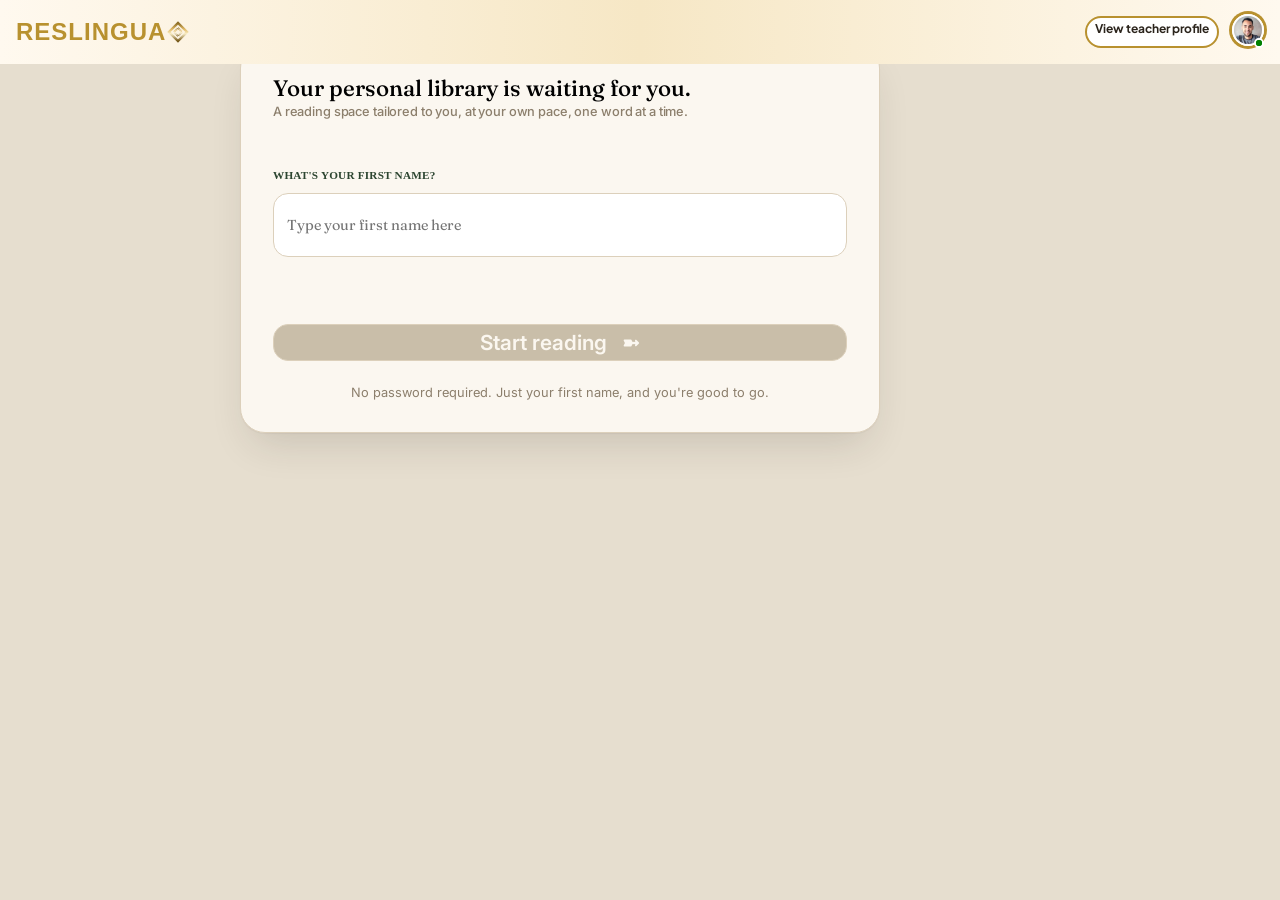
<file: index.html>
<!DOCTYPE html>
<html>
  <head>
    <link rel="stylesheet" href="Styles/Global.css">
    <link rel="stylesheet" href="Styles/Reading.css">
 
    <link rel="preconnect" href="https://fonts.googleapis.com">
<link rel="preconnect" href="https://fonts.gstatic.com" crossorigin>
<link href="https://fonts.googleapis.com/css2?family=Inter:ital,opsz,wght@0,14..32,100..900;1,14..32,100..900&display=swap" rel="stylesheet">
    <link rel="preconnect" href="https://fonts.googleapis.com">
<link rel="preconnect" href="https://fonts.gstatic.com" crossorigin>
<link rel="preconnect" href="https://fonts.googleapis.com">
<link rel="preconnect" href="https://fonts.gstatic.com" crossorigin>
<link href="https://fonts.googleapis.com/css2?family=Cinzel:wght@400..900&display=swap" rel="stylesheet">

<link rel="preconnect" href="https://fonts.googleapis.com">
<link rel="preconnect" href="https://fonts.gstatic.com" crossorigin>
<link href="https://fonts.googleapis.com/css2?family=Plus+Jakarta+Sans:ital,wght@0,200..800;1,200..800&display=swap" rel="stylesheet">

<link rel="preconnect" href="https://fonts.googleapis.com">
<link rel="preconnect" href="https://fonts.gstatic.com" crossorigin>
<link href="https://fonts.googleapis.com/css2?family=Fraunces:ital,opsz,wght@0,9..144,100..900;1,9..144,100..900&family=Plus+Jakarta+Sans:ital,wght@0,200..800;1,200..800&display=swap" rel="stylesheet">
    <meta charset="UTF-8">
    <meta name="viewport" content="width=device-width,initial-scale=1.0">
    <title>READING</title>
    <link rel="icon" type="image/svg+xml" href="Pictures/logo.svg">
    <style>
     
    </style>
  </head>
  <body>
    <header>
      <div class="left-side">
        <span class="logo-text">RESLINGUA</span>
          <svg class="logo-svg" xmlns="http://www.w3.org/2000/svg" viewBox="0 0 300 300" width="300" height="300">
  <defs>
    <linearGradient id="or" x1="0%" y1="0%" x2="100%" y2="100%">
      <stop offset="0%"   stop-color="#8A6A22"/>
      <stop offset="35%"  stop-color="#E1BA66"/>
      <stop offset="60%"  stop-color="#F8EDC6"/>
      <stop offset="100%" stop-color="#755717"/>
    </linearGradient>
  </defs>

  <!-- fond -->
  <rect x="0" y="0" width="300" height="300" fill="transparent"/>

  <!-- losange extérieur, contour plein -->
  <rect x="70" y="70" width="160" height="160"
        transform="rotate(45 150 150)"
        fill="none" stroke="url(#or)" stroke-width="30"/>

  <!-- losange intérieur, en tirets -->
  <rect x="115" y="115" width="70" height="70"
        transform="rotate(45 150 150)"
        fill="none" stroke="url(#or)" stroke-width="26"
        stroke-dasharray="8 6"/>

</svg>
      </div>
      

      <div class="right-side">
        <a class="profile-button" href="https://preply.com/fr/tuteur/6178301">View teacher profile</a>
        <div class="profile-image-div" >
          <img class="profile-image" src="Pictures/teacher-profile.jpeg">
          <button class="green-dot"></button>
        </div>
      </div>
    </header>
    <main>
      <h1>Your personal library is waiting for you.</h1>
      <h2>A reading space tailored to you, at your own pace, one word at a time.</h2>
      <p class="first-name">What's your first name?</p>
      <input  id="inpuut" placeholder="Type your first name here">
      <p class="greet" id="input-name"></p>
      <button id="commencer">Start reading&nbsp;&nbsp;&nbsp;➼</button>
      <p class="password">No password required. Just your first name, and you're good to go. </p>
    </main>
  </body>
  <script  src="Js/Reading.js"  ></script>
</html>
</file>
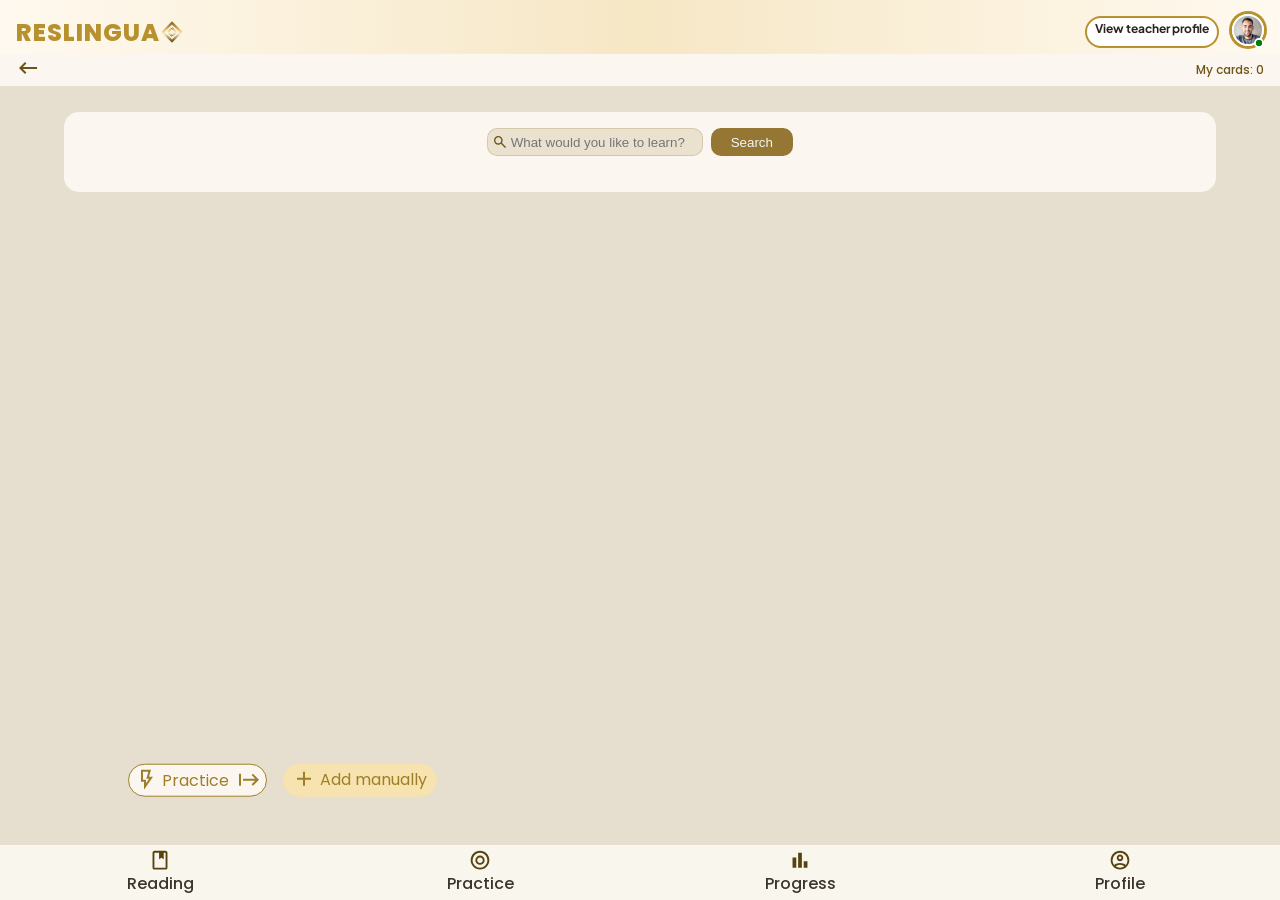
<file: AddWordsToCart.html>
<!DOCTYPE html>
<html>
  <head>
    <link rel="stylesheet" href="Styles/Global.css">

     <link rel="preconnect" href="https://fonts.googleapis.com">
<link rel="preconnect" href="https://fonts.gstatic.com" crossorigin>
<link href="https://fonts.googleapis.com/css2?family=Poppins:ital,wght@0,100;0,200;0,300;0,400;0,500;0,600;0,700;0,800;0,900;1,100;1,200;1,300;1,400;1,500;1,600;1,700;1,800;1,900&display=swap" rel="stylesheet">
 
    <link rel="preconnect" href="https://fonts.googleapis.com">
<link rel="preconnect" href="https://fonts.gstatic.com" crossorigin>
<link href="https://fonts.googleapis.com/css2?family=Inter:ital,opsz,wght@0,14..32,100..900;1,14..32,100..900&display=swap" rel="stylesheet">
    <link rel="preconnect" href="https://fonts.googleapis.com">
<link rel="preconnect" href="https://fonts.gstatic.com" crossorigin>
<link rel="preconnect" href="https://fonts.googleapis.com">
<link rel="preconnect" href="https://fonts.gstatic.com" crossorigin>
<link href="https://fonts.googleapis.com/css2?family=Cinzel:wght@400..900&display=swap" rel="stylesheet">

<link rel="preconnect" href="https://fonts.googleapis.com">
<link rel="preconnect" href="https://fonts.gstatic.com" crossorigin>
<link href="https://fonts.googleapis.com/css2?family=Plus+Jakarta+Sans:ital,wght@0,200..800;1,200..800&display=swap" rel="stylesheet">

<link rel="preconnect" href="https://fonts.googleapis.com">
<link rel="preconnect" href="https://fonts.gstatic.com" crossorigin>
<link href="https://fonts.googleapis.com/css2?family=Fraunces:ital,opsz,wght@0,9..144,100..900;1,9..144,100..900&family=Plus+Jakarta+Sans:ital,wght@0,200..800;1,200..800&display=swap" rel="stylesheet">
    <meta charset="UTF-8">
    <meta name="viewport" content="width=device-width,initial-scale=1.0">
    <title>READING</title>
    <link rel="icon" type="image/svg+xml" href="Pictures/logo.svg">
    <style>
       main { 
      background-color: var(--bg-card);
      margin-top: 7rem;
      width: 90%;
      display: flex;
      padding: 1rem 1.3rem;
      border-radius: 15px;
      justify-content: center;
      margin-inline: auto;
       margin-bottom:7rem
       }
       .myCards {
        color: rgb(111, 85, 23);
        font-family: 'Poppins', serif;
        font-size: 0.75rem;
        font-weight: 500;
       }
       .search {
        display: flex;
        
       }
       .search-button {
        background-color:rgb(234, 226, 207);
        height: 1.75rem;
        border: 1px solid rgb(213, 200, 171) ;
        border-right: none ;
        border-top-left-radius: 10px;
        border-bottom-left-radius: 10px;
       }
       input {
        width: 80%;
         background-color:rgb(234, 226, 207);
        height: 1.75rem;
        border: 1px solid rgb(213, 200, 171) ;
        border-left: none ;
        margin-left: -0.1rem;
        border-top-right-radius: 10px;
        border-bottom-right-radius: 10px;
       }
       .rechercher {
        width: 6.5rem;
        margin-left: 0.5rem;
        background-color:rgb(149, 118, 51) ;
        border-radius: 10px;
        color: aliceblue;
        border: none;
       }
       .impossible {
        color: rgb(173, 40, 40);
        margin-bottom: 1.25rem;
        margin-top: 0.65rem;
       }
       .ajouter {
        margin-top: 0.4rem;
       }
       .ajouterAfter {
        color: #886b1a;
        text-decoration: underline;
       }
       .header2{
      display: flex;
      justify-content: space-between;
      align-items: center;
      background-color: var(--bg-card);
      height: 2rem;
      position: fixed;
      top: 3.4rem;
      right: 0;
      left: 0;
      padding: 0.5rem 1rem;
      margin-bottom: 1.1rem;
     }
      .footer2{
      display: flex;
      color: white;
      width: 100%;
      margin-inline: auto;
      position: fixed;
      right: 40%;
      top: 83%;
      transform: translate(50%, 50%);
     }
     .commencerPersonal1 {
  background-color: var(--bg-card);
 color: #9e7e28;
 border: 1.5px solid ;
 font-size: 1rem;
 text-decoration: none;
 font-weight: 400;
 font-family:'Poppins', serif;
 padding: 0.2rem 0.3rem;
 width: fit-content;
 margin-right: 1rem;
 justify-content: center;
 display: flex;
 border-radius: 20px;
}
.commencerPersonal2 {
  background-color: rgb(247, 227, 175);
 color: #9e7e28;
 border: none;
 font-size: 1rem;
 text-decoration: none;
 font-weight: 400;
 font-family:'Poppins', serif;
 padding: 0.2rem 0.6rem;
 width: fit-content;
 justify-content: center;
 display: flex;
 border-radius: 20px;
}
.meaning {
  font-family: Georgia;
      font-size: 0.75rem;
      color: #6e5a25;
      width: auto;
      max-width: 90%;
}
    </style>
  </head>
  <body>
    <header>
      <div class="left-side">
        <span class="logo-text">RESLINGUA</span>
          <svg class="logo-svg" xmlns="http://www.w3.org/2000/svg" viewBox="0 0 300 300" width="300" height="300">
  <defs>
    <linearGradient id="or" x1="0%" y1="0%" x2="100%" y2="100%">
      <stop offset="0%"   stop-color="#8A6A22"/>
      <stop offset="35%"  stop-color="#E1BA66"/>
      <stop offset="60%"  stop-color="#F8EDC6"/>
      <stop offset="100%" stop-color="#755717"/>
    </linearGradient>
  </defs>

  <!-- fond -->
  <rect x="0" y="0" width="300" height="300" fill="transparent"/>

  <!-- losange extérieur, contour plein -->
  <rect x="70" y="70" width="160" height="160"
        transform="rotate(45 150 150)"
        fill="none" stroke="url(#or)" stroke-width="30"/>

  <!-- losange intérieur, en tirets -->
  <rect x="115" y="115" width="70" height="70"
        transform="rotate(45 150 150)"
        fill="none" stroke="url(#or)" stroke-width="26"
        stroke-dasharray="8 6"/>

</svg>
      </div>

      <div class="right-side">
        <a class="profile-button" href="https://preply.com/fr/tuteur/6178301">View teacher profile</a>
        <div class="profile-image-div" >
          <img class="profile-image" src="Pictures/teacher-profile.jpeg">
          <button class="green-dot"></button>
        </div>
      </div>
    </header>
   <div class="header2 js-header2">
          <a href="Practice.html"><svg xmlns="http://www.w3.org/2000/svg" height="24px" viewBox="0 -960 960 960" width="24px" fill="#6a5417"><path d="M360-240 120-480l240-240 56 56-144 144h568v80H272l144 144-56 56Z"/></svg></a>
          <p class="myCards">My cards: <span id="wordsNum">0</span></p>
        </div>

     <main >
      <div>
        <div class="search">
          <button class="search-button"><svg style="display: flex; height:1rem" xmlns="http://www.w3.org/2000/svg" height="24px" viewBox="0 -960 960 960" width="24px" fill="#6a5417"><path d="M784-120 532-372q-30 24-69 38t-83 14q-109 0-184.5-75.5T120-580q0-109 75.5-184.5T380-840q109 0 184.5 75.5T640-580q0 44-14 83t-38 69l252 252-56 56ZM380-400q75 0 127.5-52.5T560-580q0-75-52.5-127.5T380-760q-75 0-127.5 52.5T200-580q0 75 52.5 127.5T380-400Z"/></svg></button>
          <input id="input" placeholder="What would you like to learn?">
          <button class="rechercher" id="search">Search</button>
        </div>
        <p id="impossible" class="impossible"></p>
         <div id="cartas" style="display: flex;
          flex-direction: column;
         ">

         </div>
      </div>

    </main>
    <div class="footer2 js-footer2">
      <a class="commencerPersonal1 PracticeVocab">
           <svg xmlns="http://www.w3.org/2000/svg" height="24px" viewBox="0 -960 960 960" width="24px" fill="#9e7e28"><path d="m480-336 128-184H494l80-280H360v320h120v144ZM400-80v-320H280v-480h400l-80 280h160L400-80Zm80-400H360h120Z"/></svg>
               <span>&nbsp;Practice &nbsp;</span>
               <svg xmlns="http://www.w3.org/2000/svg" height="24px" viewBox="0 -960 960 960" width="24px" fill="#9e7e28"><path d="M80-240v-480h80v480H80Zm560 0-57-56 144-144H240v-80h487L584-664l56-56 240 240-240 240Z"/></svg>
      </a>
      <a href="wordMeaning.html" class="commencerPersonal2">
           <svg xmlns="http://www.w3.org/2000/svg" height="24px" viewBox="0 -960 960 960" width="24px" fill="#9e7e28"><path d="M440-440H200v-80h240v-240h80v240h240v80H520v240h-80v-240Z"/></svg>
              <span>&nbsp;Add manually</span>
      </a>
    </div>
    <footer class="js-footer">
      <a href="Reading2.html" class="footer-button" >
        <svg class="footer-svg" xmlns="http://www.w3.org/2000/svg" height="24px" viewBox="0 -960 960 960" width="24px" fill="#57430d"><path d="M240-80q-33 0-56.5-23.5T160-160v-640q0-33 23.5-56.5T240-880h480q33 0 56.5 23.5T800-800v640q0 33-23.5 56.5T720-80H240Zm0-80h480v-640h-80v280l-100-60-100 60v-280H240v640Zm0 0v-640 640Zm200-360 100-60 100 60-100-60-100 60Z"/></svg>
        <span class="footer-text">Reading</span>
      </a>
    


<a  href="Practice.html" class="footer-button">
        <svg class="footer-svg" xmlns="http://www.w3.org/2000/svg" height="24px" viewBox="0 -960 960 960" width="24px" fill="#57430d"><path d="M480-360q-50 0-85-35t-35-85q0-50 35-85t85-35q50 0 85 35t35 85q0 50-35 85t-85 35ZM324-111.5Q251-143 197-197t-85.5-127Q80-397 80-480t31.5-156Q143-709 197-763t127-85.5Q397-880 480-880t156 31.5Q709-817 763-763t85.5 127Q880-563 880-480t-31.5 156Q817-251 763-197t-127 85.5Q563-80 480-80t-156-31.5ZM480-160q133 0 226.5-93.5T800-480q0-133-93.5-226.5T480-800q-133 0-226.5 93.5T160-480q0 133 93.5 226.5T480-160Zm0-320Zm141.5 141.5Q680-397 680-480t-58.5-141.5Q563-680 480-680t-141.5 58.5Q280-563 280-480t58.5 141.5Q397-280 480-280t141.5-58.5Z"/></svg>
        <span class="footer-text"  >Practice</span>
</a>


      <a href="Progress.html" class="footer-button">
        <svg class="footer-svg" xmlns="http://www.w3.org/2000/svg" height="24px" viewBox="0 -960 960 960" width="24px" fill="#57430d"><path d="M640-160v-280h160v280H640Zm-240 0v-640h160v640H400Zm-240 0v-440h160v440H160Z"/></svg>
        <span class="footer-text" >Progress</span>
      </a>
      <div class="footer-button"  >
        <svg class="footer-svg" xmlns="http://www.w3.org/2000/svg" height="24px" viewBox="0 -960 960 960" width="24px" fill="#57430d"><path d="M234-276q51-39 114-61.5T480-360q69 0 132 22.5T726-276q35-41 54.5-93T800-480q0-133-93.5-226.5T480-800q-133 0-226.5 93.5T160-480q0 59 19.5 111t54.5 93Zm146.5-204.5Q340-521 340-580t40.5-99.5Q421-720 480-720t99.5 40.5Q620-639 620-580t-40.5 99.5Q539-440 480-440t-99.5-40.5ZM480-80q-83 0-156-31.5T197-197q-54-54-85.5-127T80-480q0-83 31.5-156T197-763q54-54 127-85.5T480-880q83 0 156 31.5T763-763q54 54 85.5 127T880-480q0 83-31.5 156T763-197q-54 54-127 85.5T480-80Zm100-95.5q47-15.5 86-44.5-39-29-86-44.5T480-280q-53 0-100 15.5T294-220q39 29 86 44.5T480-160q53 0 100-15.5ZM523-537q17-17 17-43t-17-43q-17-17-43-17t-43 17q-17 17-17 43t17 43q17 17 43 17t43-17Zm-43-43Zm0 360Z"/></svg>
        <span class="footer-text">Profile</span>
      </div>
    </footer>
    
  </body>
  <script>
    let cartes = JSON.parse(localStorage.getItem('cartes'));
    
    console.log(cartes);

    const index = localStorage.getItem('index');
    console.log(index);


    const search = document.getElementById('search');
    const input = document.getElementById('input');
    const impossible = document.getElementById('impossible');
    const cartas = document.getElementById('cartas');
    const wordsNum = document.getElementById('wordsNum');
    wordsNum.textContent = cartes[index].wordMeaningCarts.length;
    
    
    search.addEventListener('click', () => {
      impossible.innerHTML = `Couldn't find "<span>${input.value}</span>" in the dictionary.
      <a  class="ajouterAfter" href="wordMeaning.html"><p class="ajouter" >Add this word manually</a></p>`;
    });
    
    
    

    



     cartes[index].wordMeaningCarts.forEach((element, ind) => {
     const carr = document.createElement('div');
     carr.innerHTML =`
     <div>
      <div  style="display: flex;
      justify-content: space-between;
      align-items: center;
      border-top: 1px solid #dec789;
      padding-top:0.5rem;
      ">
            <div><span class="word">${element.word}</span></div>

            <div style="display: flex;
      justify-content: space-between;
      ">
              <span class="prononce" style="margin-right:1rem"><svg xmlns="http://www.w3.org/2000/svg" height="24px" viewBox="0 -960 960 960" width="20px" fill="#6a5417"><path d="M560-131v-82q90-26 145-100t55-168q0-94-55-168T560-749v-82q124 28 202 125.5T840-481q0 127-78 224.5T560-131ZM120-360v-240h160l200-200v640L280-360H120Zm440 40v-322q47 22 73.5 66t26.5 96q0 51-26.5 94.5T560-320ZM400-606l-86 86H200v80h114l86 86v-252ZM300-480Z"/></svg></span>
              
              <span class="corbeille"><svg xmlns="http://www.w3.org/2000/svg" height="24px" viewBox="0 -960 960 960" width="20px" fill="#6a5417"><path d="M280-120q-33 0-56.5-23.5T200-200v-520h-40v-80h200v-40h240v40h200v80h-40v520q0 33-23.5 56.5T680-120H280Zm400-600H280v520h400v-520ZM360-280h80v-360h-80v360Zm160 0h80v-360h-80v360ZM280-720v520-520Z"/></svg></span>
              </div>

             </div>
        
        
              <div style="margin-bottom:0.5rem; margin-top:0rem">
                    <p class="meaning">${element.meaning}</p>
                    </div>
        
        
        </div> 
              `

           cartas.appendChild(carr);
           
          });
          console.log(cartes[index].wordMeaningCarts);

          const corbeille = document.querySelectorAll('.corbeille');
          corbeille.forEach((element, indexo) => {
           element.addEventListener('click', ()=> {
             console.log(indexo);
             cartes[index].wordMeaningCarts.splice(indexo, 1);
             localStorage.setItem('cartes', JSON.stringify(cartes));
             location.reload();
           });
          });

          const prononce = document.querySelectorAll('.prononce');
          const audio = window.speechSynthesis;
          prononce.forEach((element, ind) => {
            element.addEventListener('click', () => {
              const thisWord = new SpeechSynthesisUtterance(cartes[index].wordMeaningCarts[ind].word);
              thisWord.lang = 'fr-FR'
              audio.speak(thisWord);
            });
          });

          const PracticeVocab = document.querySelectorAll('.PracticeVocab');
          PracticeVocab.forEach(element => {
            element.addEventListener('click', ()=> {
              if(cartes[index].wordMeaningCarts.length <1) {
              alert('Add some words first!');
              } else {
                window.location.href='PracticeWordMean.html'
              }
            });
          });
          
  </script>
</html>
</file>
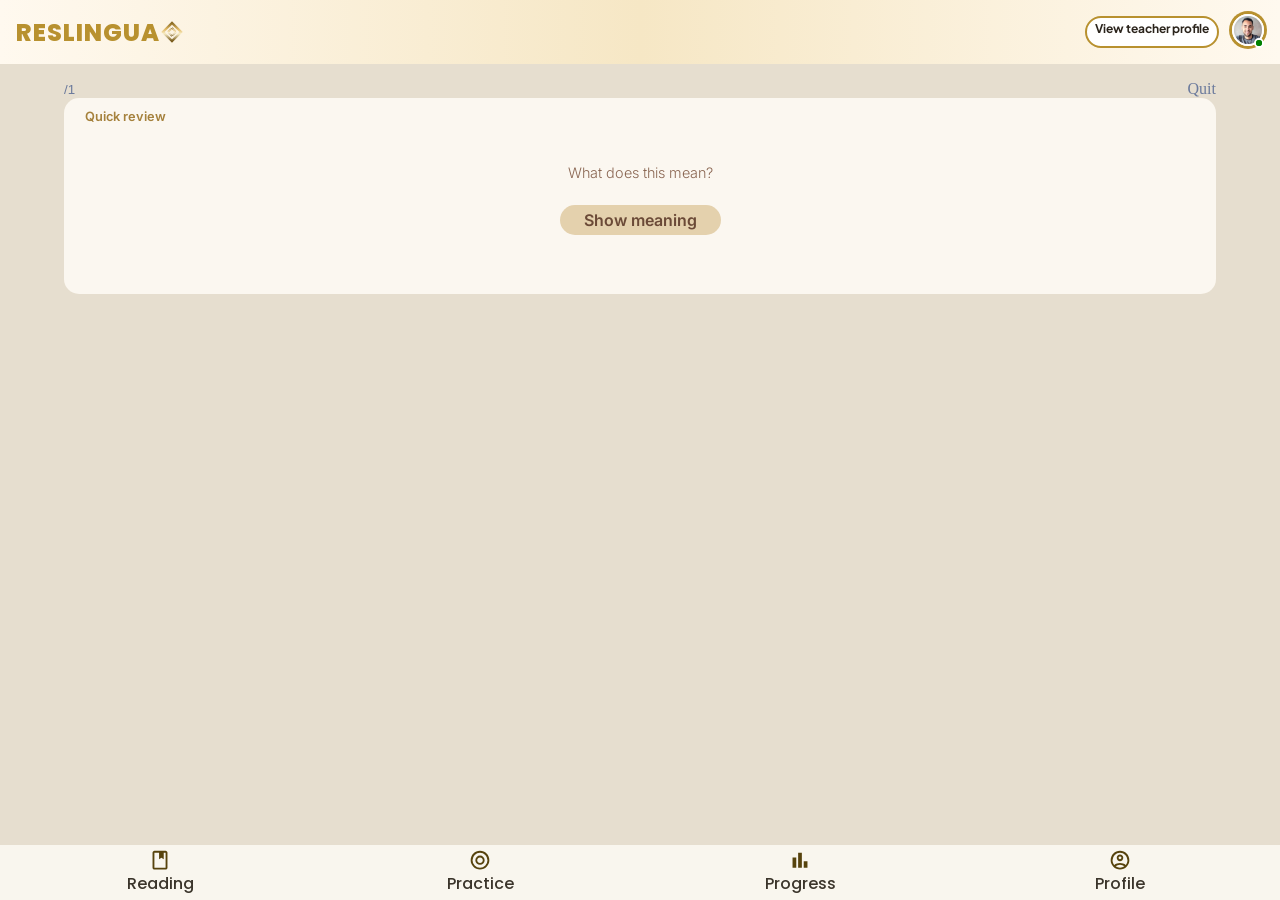
<file: FlashCards.html>
<!DOCTYPE html>
<html>
  <head>
    <link rel="stylesheet" href="Styles/Global.css">
    <link rel="stylesheet" href="Styles/FlashCards.css">

     <link rel="preconnect" href="https://fonts.googleapis.com">
<link rel="preconnect" href="https://fonts.gstatic.com" crossorigin>
<link href="https://fonts.googleapis.com/css2?family=Poppins:ital,wght@0,100;0,200;0,300;0,400;0,500;0,600;0,700;0,800;0,900;1,100;1,200;1,300;1,400;1,500;1,600;1,700;1,800;1,900&display=swap" rel="stylesheet">
 
    <link rel="preconnect" href="https://fonts.googleapis.com">
<link rel="preconnect" href="https://fonts.gstatic.com" crossorigin>
<link href="https://fonts.googleapis.com/css2?family=Inter:ital,opsz,wght@0,14..32,100..900;1,14..32,100..900&display=swap" rel="stylesheet">
    <link rel="preconnect" href="https://fonts.googleapis.com">
<link rel="preconnect" href="https://fonts.gstatic.com" crossorigin>
<link rel="preconnect" href="https://fonts.googleapis.com">
<link rel="preconnect" href="https://fonts.gstatic.com" crossorigin>
<link href="https://fonts.googleapis.com/css2?family=Cinzel:wght@400..900&display=swap" rel="stylesheet">

<link rel="preconnect" href="https://fonts.googleapis.com">
<link rel="preconnect" href="https://fonts.gstatic.com" crossorigin>
<link href="https://fonts.googleapis.com/css2?family=Plus+Jakarta+Sans:ital,wght@0,200..800;1,200..800&display=swap" rel="stylesheet">

<link rel="preconnect" href="https://fonts.googleapis.com">
<link rel="preconnect" href="https://fonts.gstatic.com" crossorigin>
<link href="https://fonts.googleapis.com/css2?family=Fraunces:ital,opsz,wght@0,9..144,100..900;1,9..144,100..900&family=Plus+Jakarta+Sans:ital,wght@0,200..800;1,200..800&display=swap" rel="stylesheet">
    <meta charset="UTF-8">
    <meta name="viewport" content="width=device-width,initial-scale=1.0">
    <title>READING</title>
    <link rel="icon" type="image/svg+xml" href="Pictures/logo.svg">
    <style>
     
    </style>
  </head>
  <body>
    <header>
      <div class="left-side">
        <span class="logo-text">RESLINGUA</span>
          <svg class="logo-svg" xmlns="http://www.w3.org/2000/svg" viewBox="0 0 300 300" width="300" height="300">
  <defs>
    <linearGradient id="or" x1="0%" y1="0%" x2="100%" y2="100%">
      <stop offset="0%"   stop-color="#8A6A22"/>
      <stop offset="35%"  stop-color="#E1BA66"/>
      <stop offset="60%"  stop-color="#F8EDC6"/>
      <stop offset="100%" stop-color="#755717"/>
    </linearGradient>
  </defs>

  <!-- fond -->
  <rect x="0" y="0" width="300" height="300" fill="transparent"/>

  <!-- losange extérieur, contour plein -->
  <rect x="70" y="70" width="160" height="160"
        transform="rotate(45 150 150)"
        fill="none" stroke="url(#or)" stroke-width="30"/>

  <!-- losange intérieur, en tirets -->
  <rect x="115" y="115" width="70" height="70"
        transform="rotate(45 150 150)"
        fill="none" stroke="url(#or)" stroke-width="26"
        stroke-dasharray="8 6"/>

</svg>
      </div>

      <div class="right-side">
        <a class="profile-button" href="https://preply.com/fr/tuteur/6178301">View teacher profile</a>
        <div class="profile-image-div" >
          <img class="profile-image" src="Pictures/teacher-profile.jpeg">
          <button class="green-dot"></button>
        </div>
      </div>
    </header>
     <main>
       <div  class="num-quitter">
         <button class="numWord-button"><span id="numero-mot"></span>/<span id="total">1</span></button>
         <a class="quitter-button" id="quit"  href="Practice.html">Quit</a>
        </div>
        <div class="progress">
          
        </div>
        <div class="card">
          <div class="quick">
            <p  class="revision" >Quick review</p>
             <p id="delete"></p>
          </div>
          <div id="contDef"></div>
        <div class="word-mean">
          <span id="wordToMemorise"></span>
          <p class="que-signifie">What does this mean?</p>
          <button id="afficher" class="afficher-button">Show meaning</button>

        </div>
      </div>
    </main>
    <footer class="js-footer">
      <div class="footer-button" >
        <svg class="footer-svg" xmlns="http://www.w3.org/2000/svg" height="24px" viewBox="0 -960 960 960" width="24px" fill="#57430d"><path d="M240-80q-33 0-56.5-23.5T160-160v-640q0-33 23.5-56.5T240-880h480q33 0 56.5 23.5T800-800v640q0 33-23.5 56.5T720-80H240Zm0-80h480v-640h-80v280l-100-60-100 60v-280H240v640Zm0 0v-640 640Zm200-360 100-60 100 60-100-60-100 60Z"/></svg>
        <a href="Reading2.html" class="footer-text">Reading</a>
      </div>


<a  href="Practice.html" class="footer-button">
        <svg class="footer-svg" xmlns="http://www.w3.org/2000/svg" height="24px" viewBox="0 -960 960 960" width="24px" fill="#57430d"><path d="M480-360q-50 0-85-35t-35-85q0-50 35-85t85-35q50 0 85 35t35 85q0 50-35 85t-85 35ZM324-111.5Q251-143 197-197t-85.5-127Q80-397 80-480t31.5-156Q143-709 197-763t127-85.5Q397-880 480-880t156 31.5Q709-817 763-763t85.5 127Q880-563 880-480t-31.5 156Q817-251 763-197t-127 85.5Q563-80 480-80t-156-31.5ZM480-160q133 0 226.5-93.5T800-480q0-133-93.5-226.5T480-800q-133 0-226.5 93.5T160-480q0 133 93.5 226.5T480-160Zm0-320Zm141.5 141.5Q680-397 680-480t-58.5-141.5Q563-680 480-680t-141.5 58.5Q280-563 280-480t58.5 141.5Q397-280 480-280t141.5-58.5Z"/></svg>
        <span class="footer-text"  >Practice</span>
</a>


      <a href="Progress.html" class="footer-button">
        <svg class="footer-svg" xmlns="http://www.w3.org/2000/svg" height="24px" viewBox="0 -960 960 960" width="24px" fill="#57430d"><path d="M640-160v-280h160v280H640Zm-240 0v-640h160v640H400Zm-240 0v-440h160v440H160Z"/></svg>
        <span class="footer-text" >Progress</span>
      </a>
      <div class="footer-button"  >
        <svg class="footer-svg" xmlns="http://www.w3.org/2000/svg" height="24px" viewBox="0 -960 960 960" width="24px" fill="#57430d"><path d="M234-276q51-39 114-61.5T480-360q69 0 132 22.5T726-276q35-41 54.5-93T800-480q0-133-93.5-226.5T480-800q-133 0-226.5 93.5T160-480q0 59 19.5 111t54.5 93Zm146.5-204.5Q340-521 340-580t40.5-99.5Q421-720 480-720t99.5 40.5Q620-639 620-580t-40.5 99.5Q539-440 480-440t-99.5-40.5ZM480-80q-83 0-156-31.5T197-197q-54-54-85.5-127T80-480q0-83 31.5-156T197-763q54-54 127-85.5T480-880q83 0 156 31.5T763-763q54 54 85.5 127T880-480q0 83-31.5 156T763-197q-54 54-127 85.5T480-80Zm100-95.5q47-15.5 86-44.5-39-29-86-44.5T480-280q-53 0-100 15.5T294-220q39 29 86 44.5T480-160q53 0 100-15.5ZM523-537q17-17 17-43t-17-43q-17-17-43-17t-43 17q-17 17-17 43t17 43q17 17 43 17t43-17Zm-43-43Zm0 360Z"/></svg>
        <span class="footer-text">Profile</span>
      </div>
    </footer>
    
  </body>
  <script src="./Js/FlashCards.js">
  </script>
</html>
</file>
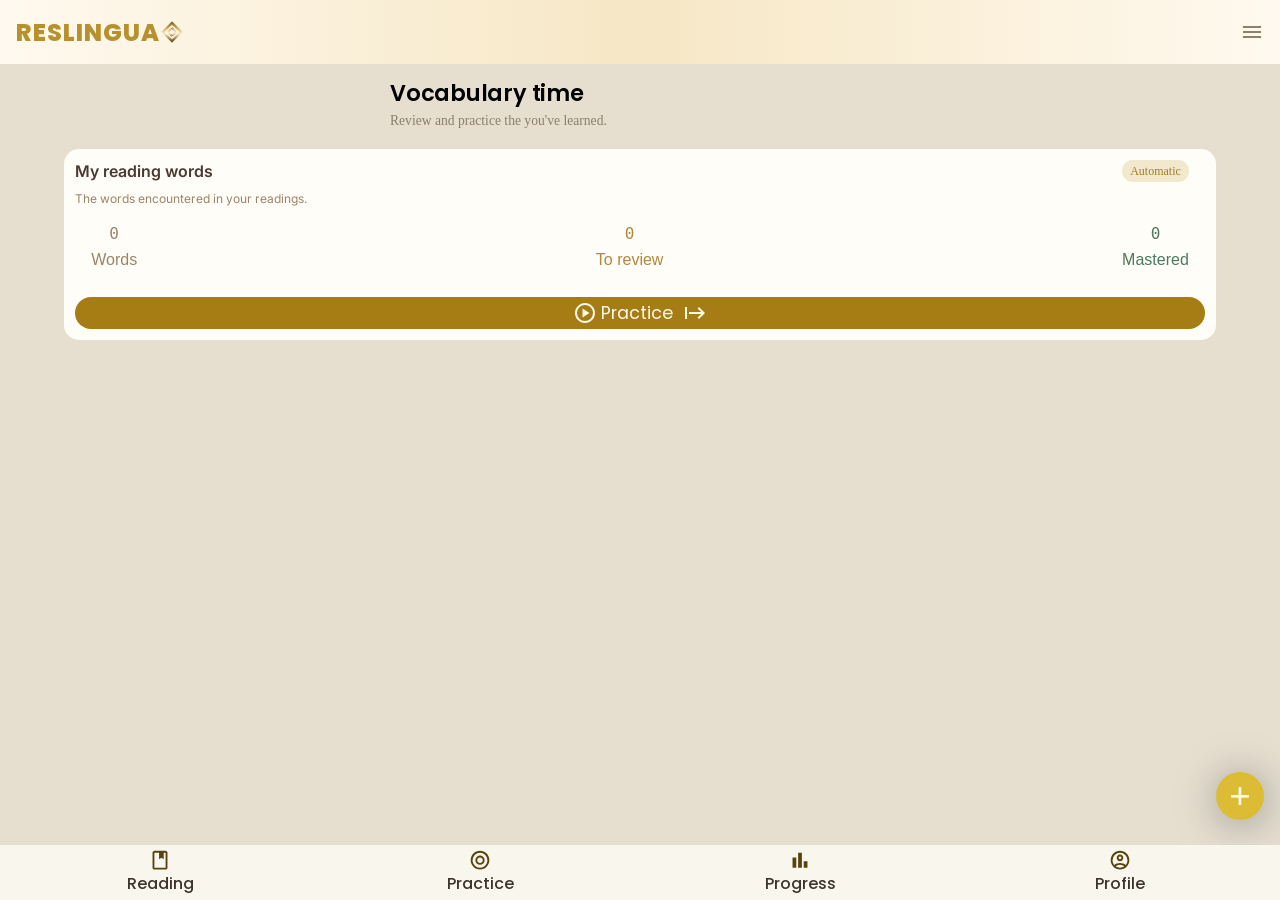
<file: Practice.html>
<!DOCTYPE html>
<html>
  <head>
    
     <link rel="preconnect" href="https://fonts.googleapis.com">
<link rel="preconnect" href="https://fonts.gstatic.com" crossorigin>
<link href="https://fonts.googleapis.com/css2?family=Poppins:ital,wght@0,100;0,200;0,300;0,400;0,500;0,600;0,700;0,800;0,900;1,100;1,200;1,300;1,400;1,500;1,600;1,700;1,800;1,900&display=swap" rel="stylesheet">
 
    <link rel="preconnect" href="https://fonts.googleapis.com">
<link rel="preconnect" href="https://fonts.gstatic.com" crossorigin>
<link href="https://fonts.googleapis.com/css2?family=Inter:ital,opsz,wght@0,14..32,100..900;1,14..32,100..900&display=swap" rel="stylesheet">
    <link rel="preconnect" href="https://fonts.googleapis.com">
<link rel="preconnect" href="https://fonts.gstatic.com" crossorigin>
<link rel="preconnect" href="https://fonts.googleapis.com">
<link rel="preconnect" href="https://fonts.gstatic.com" crossorigin>
<link href="https://fonts.googleapis.com/css2?family=Cinzel:wght@400..900&display=swap" rel="stylesheet">

<link rel="preconnect" href="https://fonts.googleapis.com">
<link rel="preconnect" href="https://fonts.gstatic.com" crossorigin>
<link href="https://fonts.googleapis.com/css2?family=Plus+Jakarta+Sans:ital,wght@0,200..800;1,200..800&display=swap" rel="stylesheet">

<link rel="preconnect" href="https://fonts.googleapis.com">
<link rel="preconnect" href="https://fonts.gstatic.com" crossorigin>
<link href="https://fonts.googleapis.com/css2?family=Fraunces:ital,opsz,wght@0,9..144,100..900;1,9..144,100..900&family=Plus+Jakarta+Sans:ital,wght@0,200..800;1,200..800&display=swap" rel="stylesheet">
    <meta charset="UTF-8">
    <meta name="viewport" content="width=device-width,initial-scale=1.0">
    <title>Practice</title>
    <link rel="stylesheet" href="Styles/Global.css">
    <link rel="stylesheet" href="Styles/Practice.css">
    <link rel="icon" type="image/svg+xml" href="Pictures/logo.svg">
    <style>
    </style>
  </head>
  <body>
   <header class="header js-header">
      <div class="left-side">
        <span class="logo-text">RESLINGUA</span>
          <svg class="logo-svg" xmlns="http://www.w3.org/2000/svg" viewBox="0 0 300 300" width="300" height="300">
  <defs>
    <linearGradient id="or" x1="0%" y1="0%" x2="100%" y2="100%">
      <stop offset="0%"   stop-color="#8A6A22"/>
      <stop offset="35%"  stop-color="#E1BA66"/>
      <stop offset="60%"  stop-color="#F8EDC6"/>
      <stop offset="100%" stop-color="#755717"/>
    </linearGradient>
  </defs>

  <!-- fond -->
  <rect x="0" y="0" width="300" height="300" fill="transparent"/>

  <!-- losange extérieur, contour plein -->
  <rect x="70" y="70" width="160" height="160"
        transform="rotate(45 150 150)"
        fill="none" stroke="url(#or)" stroke-width="30"/>

  <!-- losange intérieur, en tirets -->
  <rect x="115" y="115" width="70" height="70"
        transform="rotate(45 150 150)"
        fill="none" stroke="url(#or)" stroke-width="26"
        stroke-dasharray="8 6"/>

</svg>
      </div>

       <svg class="menuButton menu" xmlns="http://www.w3.org/2000/svg" height="24px" viewBox="0 -960 960 960" width="24px" fill="#8C7F6C"><path d="M120-240v-80h720v80H120Zm0-200v-80h720v80H120Zm0-200v-80h720v80H120Z"/></svg>
      </div>
    </header>
    <main style="margin-bottom: 4.5rem;">
      <ul id="menuList" class="menuList">
       
      </ul>
      <div id="mainBlurr"></div>
    <p class="page-title">Vocabulary time</p>
    <p class="instruction">Review and practice the you've learned.</p>
    <div class="div">
      <div>
        <div class="word-auto">
          <span class="myWords">My reading words</span>
          <span class="auto">Automatic</span>
        </div>
        <p class="sub">The words encountered in your readings.</p>
      </div>
      <div class="all-word-number">
         <div class="word-number">
            <button class="num" id="wordsNum">0</button>
             <span class="word" >Words</span>
         </div>
         <div class="word-number">
            <button  class="num2" >0</button>
             <span class="word2" >To review</span>
         </div>
         <div class="word-number">
            <button class="num3" >0</button>
             <span class="word3" >Mastered</span>
         </div>
      </div>
      <a class="commencer" id="start"> <svg class="start-svg" xmlns="http://www.w3.org/2000/svg" height="24px" viewBox="0 -960 960 960" width="24px" fill="#57430d"><path d="m380-300 280-180-280-180v360ZM480-80q-83 0-156-31.5T197-197q-54-54-85.5-127T80-480q0-83 31.5-156T197-763q54-54 127-85.5T480-880q83 0 156 31.5T763-763q54 54 85.5 127T880-480q0 83-31.5 156T763-197q-54 54-127 85.5T480-80Zm0-80q134 0 227-93t93-227q0-134-93-227t-227-93q-134 0-227 93t-93 227q0 134 93 227t227 93Zm0-320Z"/></svg> <span>Practice</span>&nbsp;&nbsp;
      <svg xmlns="http://www.w3.org/2000/svg" height="24px" viewBox="0 -960 960 960" width="24px" fill="#fff9e9"><path d="M80-240v-480h80v480H80Zm560 0-57-56 144-144H240v-80h487L584-664l56-56 240 240-240 240Z"/></svg>
      </a>
    </div>
    <div class="add" id="add">+</div>
    <div id="contBlurr"></div>
    <div id="contCart"></div>
    <div id="cartesToAdd"></div>
    <div id="documentAll"></div>
    </main>



    <footer class="js-footer">
      <a href="Reading2.html" class="footer-button" >
        <svg class="footer-svg" xmlns="http://www.w3.org/2000/svg" height="24px" viewBox="0 -960 960 960" width="24px" fill="#57430d"><path d="M240-80q-33 0-56.5-23.5T160-160v-640q0-33 23.5-56.5T240-880h480q33 0 56.5 23.5T800-800v640q0 33-23.5 56.5T720-80H240Zm0-80h480v-640h-80v280l-100-60-100 60v-280H240v640Zm0 0v-640 640Zm200-360 100-60 100 60-100-60-100 60Z"/></svg>
        <span  class="footer-text">Reading</span>
</a>
      <div class="footer-button">
        <svg class="footer-svg" xmlns="http://www.w3.org/2000/svg" height="24px" viewBox="0 -960 960 960" width="24px" fill="#57430d"><path d="M480-360q-50 0-85-35t-35-85q0-50 35-85t85-35q50 0 85 35t35 85q0 50-35 85t-85 35ZM324-111.5Q251-143 197-197t-85.5-127Q80-397 80-480t31.5-156Q143-709 197-763t127-85.5Q397-880 480-880t156 31.5Q709-817 763-763t85.5 127Q880-563 880-480t-31.5 156Q817-251 763-197t-127 85.5Q563-80 480-80t-156-31.5ZM480-160q133 0 226.5-93.5T800-480q0-133-93.5-226.5T480-800q-133 0-226.5 93.5T160-480q0 133 93.5 226.5T480-160Zm0-320Zm141.5 141.5Q680-397 680-480t-58.5-141.5Q563-680 480-680t-141.5 58.5Q280-563 280-480t58.5 141.5Q397-280 480-280t141.5-58.5Z"/></svg>

        <span class="footer-text"  >Practice</span>
      </div>
      <a href="Progress.html" class="footer-button">
        <svg class="footer-svg" xmlns="http://www.w3.org/2000/svg" height="24px" viewBox="0 -960 960 960" width="24px" fill="#57430d"><path d="M640-160v-280h160v280H640Zm-240 0v-640h160v640H400Zm-240 0v-440h160v440H160Z"/></svg>
        <span class="footer-text" >Progress</span>
</a>
      <div class="footer-button"  onclick="alert('Coming soon!')">
        <svg class="footer-svg" xmlns="http://www.w3.org/2000/svg" height="24px" viewBox="0 -960 960 960" width="24px" fill="#57430d"><path d="M234-276q51-39 114-61.5T480-360q69 0 132 22.5T726-276q35-41 54.5-93T800-480q0-133-93.5-226.5T480-800q-133 0-226.5 93.5T160-480q0 59 19.5 111t54.5 93Zm146.5-204.5Q340-521 340-580t40.5-99.5Q421-720 480-720t99.5 40.5Q620-639 620-580t-40.5 99.5Q539-440 480-440t-99.5-40.5ZM480-80q-83 0-156-31.5T197-197q-54-54-85.5-127T80-480q0-83 31.5-156T197-763q54-54 127-85.5T480-880q83 0 156 31.5T763-763q54 54 85.5 127T880-480q0 83-31.5 156T763-197q-54 54-127 85.5T480-80Zm100-95.5q47-15.5 86-44.5-39-29-86-44.5T480-280q-53 0-100 15.5T294-220q39 29 86 44.5T480-160q53 0 100-15.5ZM523-537q17-17 17-43t-17-43q-17-17-43-17t-43 17q-17 17-17 43t17 43q17 17 43 17t43-17Zm-43-43Zm0 360Z"/></svg>
        <span class="footer-text">Profile</span>
      </div>
    </footer>
  </body>
  <script src="Js/Practice.js"></script>
</html>
</file>
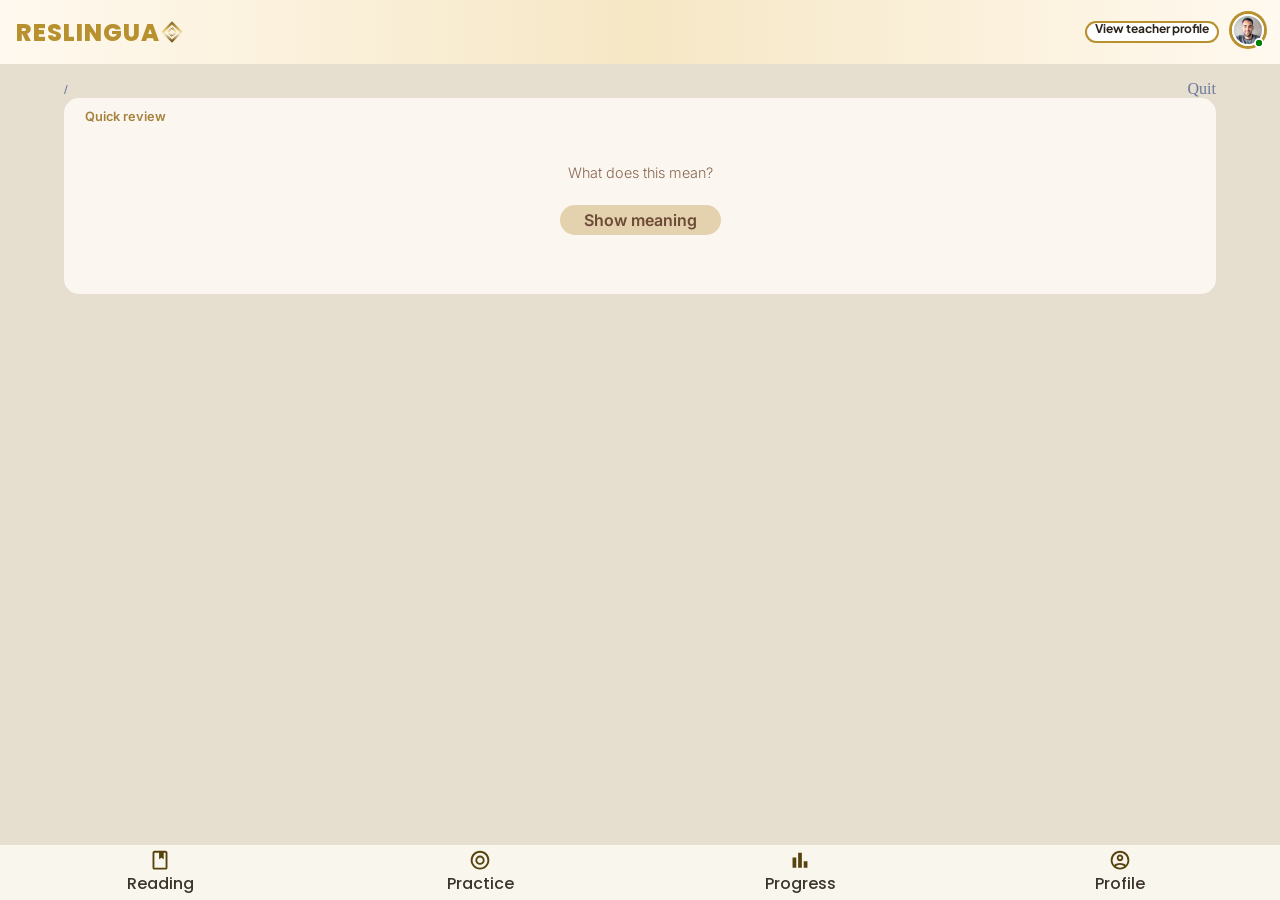
<file: PracticeWordMean.html>
<!DOCTYPE html>
<html>
  <head>
    
     <link rel="preconnect" href="https://fonts.googleapis.com">
<link rel="preconnect" href="https://fonts.gstatic.com" crossorigin>
<link href="https://fonts.googleapis.com/css2?family=Poppins:ital,wght@0,100;0,200;0,300;0,400;0,500;0,600;0,700;0,800;0,900;1,100;1,200;1,300;1,400;1,500;1,600;1,700;1,800;1,900&display=swap" rel="stylesheet">
 
    <link rel="preconnect" href="https://fonts.googleapis.com">
<link rel="preconnect" href="https://fonts.gstatic.com" crossorigin>
<link href="https://fonts.googleapis.com/css2?family=Inter:ital,opsz,wght@0,14..32,100..900;1,14..32,100..900&display=swap" rel="stylesheet">
    <link rel="preconnect" href="https://fonts.googleapis.com">
<link rel="preconnect" href="https://fonts.gstatic.com" crossorigin>
<link rel="preconnect" href="https://fonts.googleapis.com">
<link rel="preconnect" href="https://fonts.gstatic.com" crossorigin>
<link href="https://fonts.googleapis.com/css2?family=Cinzel:wght@400..900&display=swap" rel="stylesheet">

<link rel="preconnect" href="https://fonts.googleapis.com">
<link rel="preconnect" href="https://fonts.gstatic.com" crossorigin>
<link href="https://fonts.googleapis.com/css2?family=Plus+Jakarta+Sans:ital,wght@0,200..800;1,200..800&display=swap" rel="stylesheet">

<link rel="preconnect" href="https://fonts.googleapis.com">
<link rel="preconnect" href="https://fonts.gstatic.com" crossorigin>
<link href="https://fonts.googleapis.com/css2?family=Fraunces:ital,opsz,wght@0,9..144,100..900;1,9..144,100..900&family=Plus+Jakarta+Sans:ital,wght@0,200..800;1,200..800&display=swap" rel="stylesheet">
    <meta charset="UTF-8">
    <meta name="viewport" content="width=device-width,initial-scale=1.0">
    <title>Practice</title>
    <link rel="stylesheet" href="Styles/Global.css">
    <link  rel="stylesheet" href="Styles/FlashCards.css">
    <link rel="icon" type="image/svg+xml" href="Pictures/logo.svg">
    <style>
      .difficultePerso {
    display: flex;
    justify-content: space-between;
    margin-top: 5rem;
  }
    </style>
  </head>
  <body>
   <header class="header js-header">
      <div class="left-side">
        <span class="logo-text">RESLINGUA</span>
          <svg class="logo-svg" xmlns="http://www.w3.org/2000/svg" viewBox="0 0 300 300" width="300" height="300">
  <defs>
    <linearGradient id="or" x1="0%" y1="0%" x2="100%" y2="100%">
      <stop offset="0%"   stop-color="#8A6A22"/>
      <stop offset="35%"  stop-color="#E1BA66"/>
      <stop offset="60%"  stop-color="#F8EDC6"/>
      <stop offset="100%" stop-color="#755717"/>
    </linearGradient>
  </defs>

  <!-- fond -->
  <rect x="0" y="0" width="300" height="300" fill="transparent"/>

  <!-- losange extérieur, contour plein -->
  <rect x="70" y="70" width="160" height="160"
        transform="rotate(45 150 150)"
        fill="none" stroke="url(#or)" stroke-width="30"/>

  <!-- losange intérieur, en tirets -->
  <rect x="115" y="115" width="70" height="70"
        transform="rotate(45 150 150)"
        fill="none" stroke="url(#or)" stroke-width="26"
        stroke-dasharray="8 6"/>

</svg>
      </div>

      <div class="left-side">
        <a class="profile-button" style=" 
          height: 1.4rem;
          padding-bottom: 0.4rem;
          " href="https://preply.com/fr/tuteur/6178301">View teacher profile</a>
        <div class="profile-image-div" >
          <img class="profile-image" src="Pictures/teacher-profile.jpeg">
          <button class="green-dot"></button>
        </div>
      </div>
    </header>

    <main>
        <div class="num-quitter">
         <button class="numWord-button"><span id="numero-mot"></span>/<span id="total"></span></button>
         <a class="quitter-button" id="quit" >Quit</a>
        </div>
        <div class="progress">
          
        </div>
        <div class="card">
          <div class="quick">
            <p  class="revision" >Quick review</p>
             <p id="delete"></p>
          </div>
          <div id="contDef"></div>
        <div class="word-mean">
          <span id="wordToMemorise"></span>
          <p class="que-signifie">What does this mean?</p>
          <button id="afficher" class="afficher-button">Show meaning</button>

        </div>
      </div>
    </main>



    <footer class="js-footer">
      <a href="Reading2.html" class="footer-button" >
        <svg class="footer-svg" xmlns="http://www.w3.org/2000/svg" height="24px" viewBox="0 -960 960 960" width="24px" fill="#57430d"><path d="M240-80q-33 0-56.5-23.5T160-160v-640q0-33 23.5-56.5T240-880h480q33 0 56.5 23.5T800-800v640q0 33-23.5 56.5T720-80H240Zm0-80h480v-640h-80v280l-100-60-100 60v-280H240v640Zm0 0v-640 640Zm200-360 100-60 100 60-100-60-100 60Z"/></svg>
        <span  class="footer-text">Reading</span>
     </a>
      <a href="Practice.html" class="footer-button">
        <svg class="footer-svg" xmlns="http://www.w3.org/2000/svg" height="24px" viewBox="0 -960 960 960" width="24px" fill="#57430d"><path d="M480-360q-50 0-85-35t-35-85q0-50 35-85t85-35q50 0 85 35t35 85q0 50-35 85t-85 35ZM324-111.5Q251-143 197-197t-85.5-127Q80-397 80-480t31.5-156Q143-709 197-763t127-85.5Q397-880 480-880t156 31.5Q709-817 763-763t85.5 127Q880-563 880-480t-31.5 156Q817-251 763-197t-127 85.5Q563-80 480-80t-156-31.5ZM480-160q133 0 226.5-93.5T800-480q0-133-93.5-226.5T480-800q-133 0-226.5 93.5T160-480q0 133 93.5 226.5T480-160Zm0-320Zm141.5 141.5Q680-397 680-480t-58.5-141.5Q563-680 480-680t-141.5 58.5Q280-563 280-480t58.5 141.5Q397-280 480-280t141.5-58.5Z"/></svg>

        <span class="footer-text"  >Practice</span>
      </a>
      <a href="Progress.html" class="footer-button">
        <svg class="footer-svg" xmlns="http://www.w3.org/2000/svg" height="24px" viewBox="0 -960 960 960" width="24px" fill="#57430d"><path d="M640-160v-280h160v280H640Zm-240 0v-640h160v640H400Zm-240 0v-440h160v440H160Z"/></svg>
        <span class="footer-text" >Progress</span>
</a>
      <div class="footer-button"  onclick="alert('Coming soon!')">
        <svg class="footer-svg" xmlns="http://www.w3.org/2000/svg" height="24px" viewBox="0 -960 960 960" width="24px" fill="#57430d"><path d="M234-276q51-39 114-61.5T480-360q69 0 132 22.5T726-276q35-41 54.5-93T800-480q0-133-93.5-226.5T480-800q-133 0-226.5 93.5T160-480q0 59 19.5 111t54.5 93Zm146.5-204.5Q340-521 340-580t40.5-99.5Q421-720 480-720t99.5 40.5Q620-639 620-580t-40.5 99.5Q539-440 480-440t-99.5-40.5ZM480-80q-83 0-156-31.5T197-197q-54-54-85.5-127T80-480q0-83 31.5-156T197-763q54-54 127-85.5T480-880q83 0 156 31.5T763-763q54 54 85.5 127T880-480q0 83-31.5 156T763-197q-54 54-127 85.5T480-80Zm100-95.5q47-15.5 86-44.5-39-29-86-44.5T480-280q-53 0-100 15.5T294-220q39 29 86 44.5T480-160q53 0 100-15.5ZM523-537q17-17 17-43t-17-43q-17-17-43-17t-43 17q-17 17-17 43t17 43q17 17 43 17t43-17Zm-43-43Zm0 360Z"/></svg>
        <span class="footer-text">Profile</span>
      </div>
    </footer>
  </body>
  <script>
      let i = Number(localStorage.getItem('indexoo')) || 0;
     
      let cartes = JSON.parse(localStorage.getItem('cartes')) ||  [];
      console.log(cartes);

       const index = localStorage.getItem('index');
       console.log(index);

       const total = document.getElementById('total');
       total.textContent = `${cartes[index].wordMeaningCarts.length}`;
       console.log(total.textContent);

       const numeroMot = document.getElementById('numero-mot');
       numeroMot.textContent = i+1;
       numeroMot.value = i+1;

        const quit = document.getElementById('quit');
        quit.addEventListener('click', () => {
          window.location.href ="Practice.html";
          removeIndex();
        });

       document.querySelector('.progress').innerHTML = `<progress class="prog" value="${numeroMot.value}" max='${total.textContent}'></progress>`


       const wordToMemorise = document.getElementById('wordToMemorise');
       wordToMemorise.textContent = `${cartes[index].wordMeaningCarts[0].word}`;

       const afficher = document.getElementById('afficher');
       
       const contDef = document.getElementById('contDef');

        const wrd = document.createElement('p');
 const audio = document.createElement('p');
 const croixDef =  document.createElement('div');
 const def = document.createElement('p');
 
 const difficulte = document.createElement('div');
 const difficile = document.createElement('button');
 const revoir = document.createElement('button');
 const facile = document.createElement('button');
 
 const fete = document.createElement('p');
 const sessionTermine = document.createElement('p');
 const wordRevise = document.createElement('p');
 const endDiv = document.createElement('div');
 const difficileWord = document.createElement('p');
 const revoirWord = document.createElement('p');
 const facileWord = document.createElement('p');
 const reviewAgain = document.createElement('div');
 
 const defX = document.createElement('div');
 
 
 
 
 const delet = document.getElementById('delete');


 afficher.addEventListener('click', () => {
  delet.innerHTML = '<svg class="poubelle" xmlns="http://www.w3.org/2000/svg" height="24px" viewBox="0 -960 960 960" width="24px" fill="#8B1A10"><path d="M280-120q-33 0-56.5-23.5T200-200v-520h-40v-80h200v-40h240v40h200v80h-40v520q0 33-23.5 56.5T680-120H280Zm400-600H280v520h400v-520ZM360-280h80v-360h-80v360Zm160 0h80v-360h-80v360ZM280-720v520-520Z"/></svg> <p>Delete</p>';
  delet.className = 'Delete';

  
  document.querySelector('.que-signifie').innerHTML = '';
  afficher.textContent ='';
  afficher.classList.remove('afficher-button');
  afficher.classList.remove('afficher-button-after');
  
  defX.className = 'defX';
  wordToMemorise.textContent = '';
  wrd.innerHTML = `${cartes[index].wordMeaningCarts[i].word}`;
  wrd.className = 'wrd';
  
     audio.innerHTML = `<img class="parleur" src="svg/volume_up_24dp_RGB(86, 85, 85);_FILL0_wght400_GRAD0_opsz24.svg">`;
     
     
     //if( def.innerHTML.trim() === ''.trim()) {
       //  def.innerHTML = `${cartes[index].wordMeaningCarts[i].word}`;
    // }else {
       def.innerHTML = `${cartes[index].wordMeaningCarts[i].meaning}`;
      //}
     // def.className = 'def';
     
     
     
     
     
     difficulte.className =  'difficultePerso';
     
     difficile.innerHTML = `<button class="dif-button">✖</button>Difficult`;
     difficile.className = 'difficile';
     
     revoir.innerHTML = `<button class="rev-button">≈</button>Again`;
     revoir.className = 'revoir';
     
     facile.innerHTML = `<button class="fac-button">✔</button>Easy`;
     facile.className = 'facile';
     
     
     
     
     
     
     audio.addEventListener('click', () => {
       speechSynthesis.cancel();
       const audioWord = new SpeechSynthesisUtterance(wrd.textContent);
       audioWord.lang = "fr-FR";
       speechSynthesis.speak(audioWord);
      });
          
        
        
      
      
        
      
        
        croixDef.appendChild(defX);
        defX.appendChild(wrd);
        defX.appendChild(audio);
        croixDef.appendChild(def);
        croixDef.appendChild(difficulte);
        difficulte.appendChild(difficile);
        difficulte.appendChild(revoir);
        difficulte.appendChild(facile);
        
        contDef.appendChild(croixDef);
        
        
        
      });


       delet.addEventListener('click', ()=> {
         console.log(cartes[index].wordMeaningCarts);
         wrd.innerHTML = `${cartes[index].wordMeaningCarts[i].word}`;
         def.innerHTML = `${cartes[index].wordMeaningCarts[i].meaning}`;
         total.textContent = `${cartes[index].wordMeaningCarts[i].word.length - 1}` ;
         cartes[index].wordMeaningCarts.splice(i, 1);
         console.log(i + 'index');
           end();
           delet.innerHTML = '';
           delet.classList.remove('Delete');
           document.querySelector('.que-signifie').innerHTML = '';
           afficher.innerHTML = ``;
           afficher.classList.remove('afficher-button-after');
           
            localStorage.setItem('indexoo', i);
          localStorage.setItem('cartes', JSON.stringify(cartes));
          
      });
      
      
      
      function motSuivant () {
        i++;
        if(i === cartes[index].wordMeaningCarts.length) {
         end();
          total.textContent = cartes[index].wordMeaningCarts.length ;
           delet.innerHTML = '';
           delet.classList.remove('Delete');
           document.querySelector('.que-signifie').innerHTML = '';
           afficher.innerHTML = ``;
           afficher.classList.remove('afficher-button-after');
         return;
        }
        delet.innerHTML = '';
        delet.classList.remove('Delete');
        numeroMot.textContent = i+1;
        document.querySelector('.progress').innerHTML = `<progress class="prog" value="${numeroMot.textContent}" max='${total.textContent}'></progress>`;
        
        
        contDef.textContent = '';
        localStorage.setItem('wordToMemorise', wordToMemorise.innerHTML);
        wordToMemorise.textContent = `${cartes[index].wordMeaningCarts[i].word}`;
        
        document.querySelector('.que-signifie').innerHTML = 'What does this mean?';
        afficher.innerHTML = `Show meaning`;
       afficher.classList.add('afficher-button-after');
     localStorage.setItem('indexoo', i);
     console.log(i);
}

console.log(numeroMot.textContent);
console.log(total.textContent);


function end() {
if(i === cartes[index].wordMeaningCarts.length) {

     document.querySelector('.num-quitter').innerHTML = '';
     wordToMemorise.textContent ='';
     document.querySelector('.que-signifie').innerHTML = '';
     afficher.innerHTML ='';
     contDef.textContent = '';
     
     afficher.classList.remove('afficher-button');
     afficher.classList.remove('afficher-button-after');
     
     
   
   fete.textContent = '🎉';
   fete.className = 'fete'
   
  sessionTermine.textContent = 'Session completed!';
  sessionTermine.className= 'sessionTermine';

  wordRevise.textContent = total.textContent + ' ' + 'word reviewed';
  wordRevise.className = 'wordRevise'
  
  endDiv.className = 'endDiv';
  
  difficileWord.innerHTML = `<button class="difficultNum">${difficultNum}</button> <p class='wordNumDifficulty'>difficult</p>`;
  
  revoirWord.innerHTML = `<button class="revoirNum">${revoirNum}</button> <p class='wordNumDifficulty'>to review</p>`;
  
  facileWord.innerHTML = `<button class="facileNum">${facileNum}</button> <p class='wordNumDifficulty'>easy</p>`;
  
  reviewAgain.innerHTML = 'Review again';
  reviewAgain.className = 'reviewAgain';
 
  
  

  contDef.append(fete);
  contDef.append(sessionTermine);
  contDef.append(wordRevise);
  contDef.append(endDiv);
  endDiv.append(difficileWord);
  endDiv.append(revoirWord);
  endDiv.append(facileWord);
  contDef.append(reviewAgain);

}
}

reviewAgain.addEventListener('click', () => {
  if(cartes[index].wordMeaningCarts.length === 0) {
    alert('Add some words first!');
      window.location.href = 'Practice.html'
    } else {
       window.location.href = 'PracticeWordMean.html'
      removeIndex();
    }
  });

let facileNum = i;
facile.addEventListener('click', () => {
  facileNum++;
  motSuivant();
})

let revoirNum = i;
revoir.addEventListener('click', () => {
  revoirNum++;
 motSuivant();
})



const missingWord = document.createElement('p');
const defEng = document.createElement('p');
const defEngDiv = document.createElement('div');
const defEngBUtton1 = document.createElement('button');
const defEngBUtton2 = document.createElement('button');
const defEngBUtton3 = document.createElement('button');
const pass = document.createElement('div');

let randomButton = Math.random();
let randomOthers = [...cartes[index].wordMeaningCarts];
randomOthers.splice(i, 1);
randomOthers.sort((random1, random2)=> {
return Math.random() - 0.5;
})


let difficultNum = i;
difficile.addEventListener('click', () => {
  difficultNum++;

delet.innerHTML = '';
delet.classList.remove('Delete');

 contDef.textContent = '';
 missingWord.textContent = 'Choose the correct word';
 missingWord.className = 'choose';
 
 defEng.textContent = `${cartes[index].wordMeaningCarts[i].word}`;
 defEng.className = 'defEng';
 
 defEngBUtton1.className ='defEngBUtton1'
 defEngBUtton2.className ='defEngBUtton2'
 defEngBUtton3.className ='defEngBUtton3'
 
 pass.innerHTML = 'Pass';
 pass.classList.add('pass');

 defEngDiv.className = 'defEngDiv';

 defEngBUtton1.addEventListener('click', () => {
    if(defEngBUtton1.innerHTML === cartes[index].wordMeaningCarts[i].word) {
      defEngBUtton1.className = 'defEngBUtton-right';
      motSuivant();
  } else {
    defEngBUtton1.className = 'defEngBUtton-wrong';
  }
 });

 defEngBUtton2.addEventListener('click', () => {
    if(defEngBUtton2.innerHTML === cartes[index].wordMeaningCarts[i].word) {
      defEngBUtton2.className = 'defEngBUtton-right';
      motSuivant();
  } else {
    defEngBUtton2.className = 'defEngBUtton-wrong';
  }
 });

 defEngBUtton3.addEventListener('click', () => {
    if(defEngBUtton3.innerHTML === cartes[index].wordMeaningCarts[i].word) {
      defEngBUtton3.className = 'defEngBUtton-right';
      motSuivant();
  } else {
    defEngBUtton3.className = 'defEngBUtton-wrong';
  }
 });

 if(randomButton >= 0 && randomButton <1/3) {
   defEngBUtton1.innerHTML = `${cartes[index].wordMeaningCarts[i].word}`;
    defEngBUtton2.innerHTML =  `${randomOthers[0]}`;
    defEngBUtton3.innerHTML =  `${randomOthers[1]}`;
 } else if (randomButton >= 0 && randomButton <2/3) {
   defEngBUtton2.innerHTML =  `${cartes[index].wordMeaningCarts[i].word}`;
   defEngBUtton1.innerHTML =  `${randomOthers[0]}`;
  defEngBUtton3.innerHTML =  `${randomOthers[1]}`;
 } else {
   defEngBUtton3.innerHTML = `${cartes[index].wordMeaningCarts[i].word}`;
   defEngBUtton1.innerHTML =  `${randomOthers[0]}`;
  defEngBUtton2.innerHTML =  `${randomOthers[1]}`;
 }

 

 contDef.appendChild(missingWord);
 contDef.appendChild(defEng);
 contDef.appendChild(defEngDiv);
 defEngDiv.appendChild(defEngBUtton1);
 defEngDiv.appendChild(defEngBUtton2);
 defEngDiv.appendChild(defEngBUtton3);
 contDef.appendChild(pass);

})

pass.addEventListener('click', ()=> {
  motSuivant();
});

function removeIndex() {
  localStorage.removeItem('indexoo');
  i=0;
}
document.getElementById('quit').addEventListener('click', ()=> {
 removeIndex();
})
  
  </script>
</html>
</file>
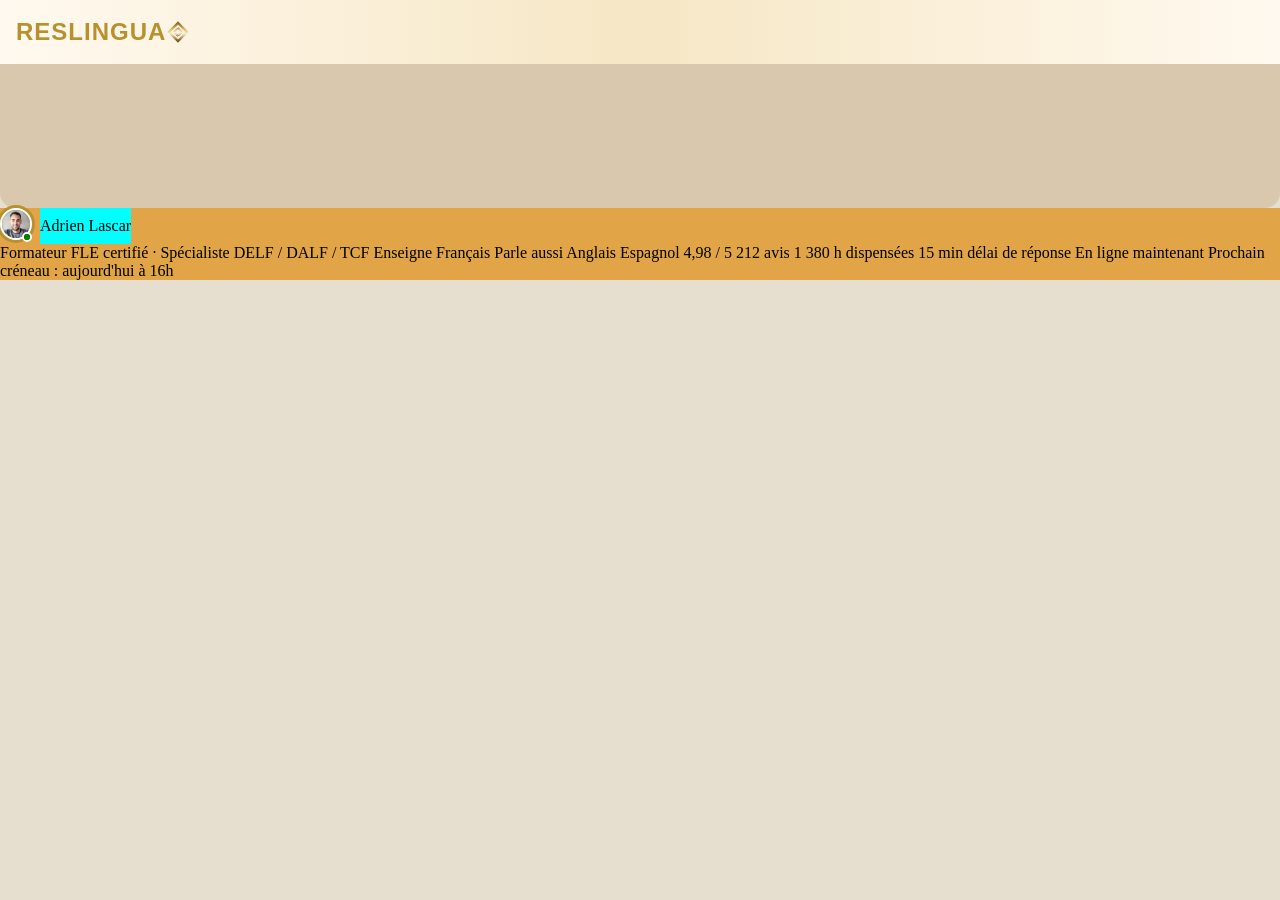
<file: Profil.html>
<!DOCTYPE html>
<html>
  <head>
    <link rel="stylesheet" href="Styles/Global.css">
    <link rel="stylesheet" href="Styles/Profil.css">
 
    <link rel="preconnect" href="https://fonts.googleapis.com">
<link rel="preconnect" href="https://fonts.gstatic.com" crossorigin>
<link href="https://fonts.googleapis.com/css2?family=Inter:ital,opsz,wght@0,14..32,100..900;1,14..32,100..900&display=swap" rel="stylesheet">
    <link rel="preconnect" href="https://fonts.googleapis.com">
<link rel="preconnect" href="https://fonts.gstatic.com" crossorigin>
<link rel="preconnect" href="https://fonts.googleapis.com">
<link rel="preconnect" href="https://fonts.gstatic.com" crossorigin>
<link href="https://fonts.googleapis.com/css2?family=Cinzel:wght@400..900&display=swap" rel="stylesheet">

<link rel="preconnect" href="https://fonts.googleapis.com">
<link rel="preconnect" href="https://fonts.gstatic.com" crossorigin>
<link href="https://fonts.googleapis.com/css2?family=Plus+Jakarta+Sans:ital,wght@0,200..800;1,200..800&display=swap" rel="stylesheet">

<link rel="preconnect" href="https://fonts.googleapis.com">
<link rel="preconnect" href="https://fonts.gstatic.com" crossorigin>
<link href="https://fonts.googleapis.com/css2?family=Fraunces:ital,opsz,wght@0,9..144,100..900;1,9..144,100..900&family=Plus+Jakarta+Sans:ital,wght@0,200..800;1,200..800&display=swap" rel="stylesheet">
    <meta charset="UTF-8">
    <meta name="viewport" content="width=device-width,initial-scale=1.0">
    <title>READING</title>
    <style>
     
    </style>
  </head>
  <body>
    <header>
      <div class="left-side">
        <span class="logo-text">RESLINGUA</span>
          <svg class="logo-svg" xmlns="http://www.w3.org/2000/svg" viewBox="0 0 300 300" width="300" height="300">
  <defs>
    <linearGradient id="or" x1="0%" y1="0%" x2="100%" y2="100%">
      <stop offset="0%"   stop-color="#8A6A22"/>
      <stop offset="35%"  stop-color="#E1BA66"/>
      <stop offset="60%"  stop-color="#F8EDC6"/>
      <stop offset="100%" stop-color="#755717"/>
    </linearGradient>
  </defs>

  <!-- fond -->
  <rect x="0" y="0" width="300" height="300" fill="transparent"/>

  <!-- losange extérieur, contour plein -->
  <rect x="70" y="70" width="160" height="160"
        transform="rotate(45 150 150)"
        fill="none" stroke="url(#or)" stroke-width="30"/>

  <!-- losange intérieur, en tirets -->
  <rect x="115" y="115" width="70" height="70"
        transform="rotate(45 150 150)"
        fill="none" stroke="url(#or)" stroke-width="26"
        stroke-dasharray="8 6"/>

</svg>
      </div>
    </header>
    <main>
      <div class="profvid">
        <div class="video">vido</div>
        <div class="profil">

          <div>
            <div class="img-name">
              <div class="profile-image-div" >
    
                <div class="profile-image-div">
                  <img class="profile-image" src="Pictures/teacher-profile.jpeg">
                  <button class="green-dot"></button>
                </div>
                
               </div>
               <div class="name" style="background-color: aqua;">Adrien Lascar</div>
          </div>

          <div>
            Formateur FLE certifié · Spécialiste DELF / DALF / TCF
Enseigne
Français
Parle aussi
Anglais
Espagnol
4,98 / 5
212 avis
1 380 h
dispensées
15 min
délai de réponse
En ligne maintenant
Prochain créneau : aujourd'hui à 16h
          </div>

      </div>
    </main>
  </body>
  <script src="Js/Reading.js"></script>
</html>
</file>
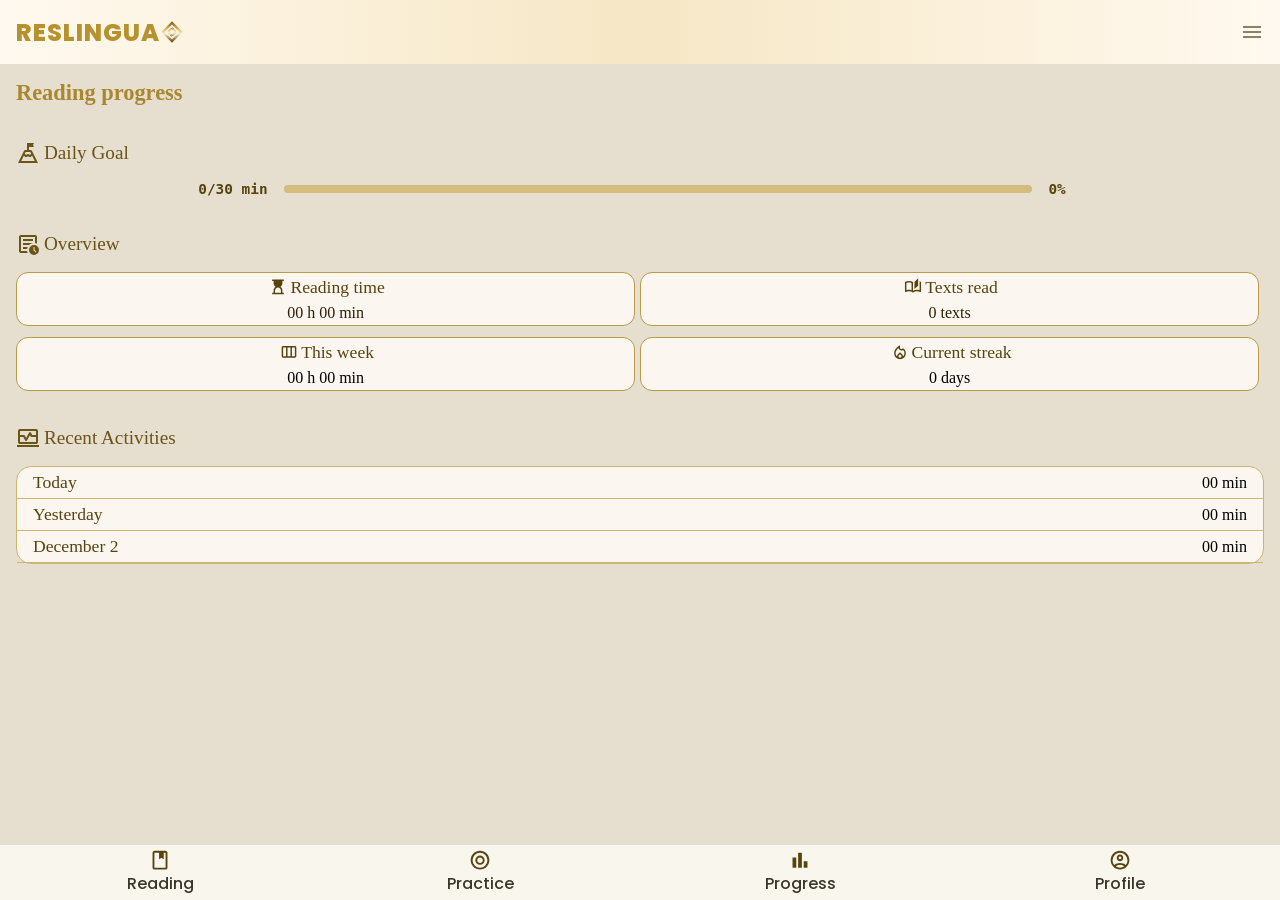
<file: Progress.html>
<!DOCTYPE html>
<html>
  <head>
     <link rel="preconnect" href="https://fonts.googleapis.com">
<link rel="preconnect" href="https://fonts.gstatic.com" crossorigin>
<link href="https://fonts.googleapis.com/css2?family=Space+Mono:ital,wght@0,400;0,700;1,400;1,700&display=swap" rel="stylesheet">

    <link rel="preconnect" href="https://fonts.googleapis.com">
<link rel="preconnect" href="https://fonts.gstatic.com" crossorigin>
<link href="https://fonts.googleapis.com/css2?family=Lilita+One&display=swap" rel="stylesheet">
     <link rel="preconnect" href="https://fonts.googleapis.com">
<link rel="preconnect" href="https://fonts.gstatic.com" crossorigin>
<link href="https://fonts.googleapis.com/css2?family=Caveat:wght@400..700&family=Space+Mono:ital,wght@0,400;0,700;1,400;1,700&display=swap" rel="stylesheet">

    <link rel="preconnect" href="https://fonts.googleapis.com">
<link rel="preconnect" href="https://fonts.gstatic.com" crossorigin>
<link href="https://fonts.googleapis.com/css2?family=Poppins:ital,wght@0,100;0,200;0,300;0,400;0,500;0,600;0,700;0,800;0,900;1,100;1,200;1,300;1,400;1,500;1,600;1,700;1,800;1,900&display=swap" rel="stylesheet">
    <meta charset="UTF-8">
    <meta name="viewport" content="width=device-width,initial-scale=1.0">
    <title>READING</title>
    <link rel="stylesheet" href="Styles/Global.css">
    <link rel="stylesheet" href="Styles/Progress.css">
    <link rel="icon" type="image/svg+xml" href="Pictures/logo.svg">
    <style>
    </style>
  </head>
  <body>
    <header class="header js-header">
      <div class="left-side">
        <span class="logo-text">RESLINGUA</span>
          <svg class="logo-svg" xmlns="http://www.w3.org/2000/svg" viewBox="0 0 300 300" width="300" height="300">
  <defs>
    <linearGradient id="or" x1="0%" y1="0%" x2="100%" y2="100%">
      <stop offset="0%"   stop-color="#8A6A22"/>
      <stop offset="35%"  stop-color="#E1BA66"/>
      <stop offset="60%"  stop-color="#F8EDC6"/>
      <stop offset="100%" stop-color="#755717"/>
    </linearGradient>
  </defs>

  <!-- fond -->
  <rect x="0" y="0" width="300" height="300" fill="transparent"/>

  <!-- losange extérieur, contour plein -->
  <rect x="70" y="70" width="160" height="160"
        transform="rotate(45 150 150)"
        fill="none" stroke="url(#or)" stroke-width="30"/>

  <!-- losange intérieur, en tirets -->
  <rect x="115" y="115" width="70" height="70"
        transform="rotate(45 150 150)"
        fill="none" stroke="url(#or)" stroke-width="26"
        stroke-dasharray="8 6"/>

</svg>
      </div>

     <svg class="menuButton menu" xmlns="http://www.w3.org/2000/svg" height="24px" viewBox="0 -960 960 960" width="24px" fill="#8C7F6C"><path d="M120-240v-80h720v80H120Zm0-200v-80h720v80H120Zm0-200v-80h720v80H120Z"/></svg>
    </header>
    <main>
       <ul id="menuList">
       
      </ul>
      <h1>Reading progress</h1>
      <p class="recentAll"><svg class="recent-svg" xmlns="http://www.w3.org/2000/svg" height="24px" viewBox="0 -960 960 960" width="24px" fill="#6a5417"><path d="M480-390Zm-132-53 55 37 77-39 77 39 53-35-40-79H386l-38 77ZM209-160h541L646-369l-83 55-83-41-83 41-85-56-103 210ZM80-80l234-475q10-20 29.5-32.5T386-600h54v-280h280l-40 80 40 80H520v120h50q23 0 42 12t30 32L880-80H80Z"/></svg>&nbsp;<span class="recent">Daily Goal</span></p>
      <div style="display: flex;
      margin-top: 1rem;
      justify-content: center;
       align-items: center;
      ">
        <span class="minPoucent"><span id="minProg" >0</span>/30 min</span>
        <progress id="prog" class="progg"></progress> 
         <span class="minPoucent"><span id="pourcentage">0</span>%</span>
      </div>

      <p class="recentAll"><svg class="recent-svg" xmlns="http://www.w3.org/2000/svg" height="24px" viewBox="0 -960 960 960" width="24px" fill="#6a5417"><path d="m787-145 28-28-75-75v-112h-40v128l87 87Zm-587 25q-33 0-56.5-23.5T120-200v-560q0-33 23.5-56.5T200-840h560q33 0 56.5 23.5T840-760v268q-19-9-39-15.5t-41-9.5v-243H200v560h242q3 22 9.5 42t15.5 38H200Zm0-120v40-560 243-3 280Zm80-40h163q3-21 9.5-41t14.5-39H280v80Zm0-160h244q32-30 71.5-50t84.5-27v-3H280v80Zm0-160h400v-80H280v80ZM720-40q-83 0-141.5-58.5T520-240q0-83 58.5-141.5T720-440q83 0 141.5 58.5T920-240q0 83-58.5 141.5T720-40Z"/></svg>&nbsp;<span class="recent">Overview</span></p>
      <div>
        <div style="display: grid;
          grid-template-columns: 1fr 1fr;
          
        ">
          <div class="counter" >
            <span style="display: flex;
            justify-content: center;
            align-items: center;
              margin-bottom: 0.4rem;
              color: #57430d;
              font-family: 'Inter';
              font-weight: 500;
              font-size: 1.1rem;
            ">  <svg style=" 
             height: 1.1rem;
             display: flex;
             justify-content: center;
             align-items: center;
            " xmlns="http://www.w3.org/2000/svg" height="24px" viewBox="0 -960 960 960" width="24px" fill="#57430d"><path d="M320-160h320v-120q0-66-47-113t-113-47q-66 0-113 47t-47 113v120ZM160-80v-80h80v-120q0-61 28.5-114.5T348-480q-51-32-79.5-85.5T240-680v-120h-80v-80h640v80h-80v120q0 61-28.5 114.5T612-480q51 32 79.5 85.5T720-280v120h80v80H160Z"/></svg> Reading time</span>
            <span id="tempsLu"></span>
          </div>
          <div class="counter" >
            <span style="display: flex;
            justify-content: center;
            align-items: center;
              margin-bottom: 0.4rem;
              margin-bottom: 0.4rem;
              color: #57430d;
              font-family: 'Inter';
              font-weight: 500;
              font-size: 1.1rem;
            "> <svg  style=" 
             height: 1.1rem;
             display: flex;
             justify-content: center;
             align-items: center;
            "  xmlns="http://www.w3.org/2000/svg" height="24px" viewBox="0 -960 960 960" width="24px" fill="#57430d"><path d="M480-160q-48-38-104-59t-116-21q-42 0-82.5 11T100-198q-21 11-40.5-1T40-234v-482q0-11 5.5-21T62-752q46-24 96-36t102-12q58 0 113.5 15T480-740v484q51-32 107-48t113-16q36 0 70.5 6t69.5 18v-480q15 5 29.5 10.5T898-752q11 5 16.5 15t5.5 21v482q0 23-19.5 35t-40.5 1q-37-20-77.5-31T700-240q-60 0-116 21t-104 59Zm80-200v-380l200-200v400L560-360Zm-160 65v-396q-33-14-68.5-21.5T260-720q-37 0-72 7t-68 21v397q35-13 69.5-19t70.5-6q36 0 70.5 6t69.5 19Zm0 0v-396 396Z"/></svg> Texts read</span>
            <span id="texteLu"></span>
          </div>
        </div>


      <div>
        <div style="display: grid;
          grid-template-columns: 1fr 1fr;
          margin-top: 0.7rem;
          
        ">
          <div class="counter" >
            <span style="display: flex;
            justify-content: center;
            align-items: center;
              margin-bottom: 0.4rem;
              color: #57430d;
              font-family: 'Inter';
              font-weight: 500;
              font-size: 1.1rem;
            ">  <svg style=" 
             height: 1.1rem;
             display: flex;
             justify-content: center;
             align-items: center;
            "  xmlns="http://www.w3.org/2000/svg" height="24px" viewBox="0 -960 960 960" width="24px" fill="#57430d"><path d="M160-240h160v-480H160v480Zm240 0h160v-480H400v480Zm240 0h160v-480H640v480Zm-480 80q-33 0-56.5-23.5T80-240v-480q0-33 23.5-56.5T160-800h640q33 0 56.5 23.5T880-720v480q0 33-23.5 56.5T800-160H160Z"/></svg> This week</span>
            <span id="weekLu"></span>
          </div>
          <div class="counter" >
            <span style="display: flex;
            justify-content: center;
            align-items: center;
              margin-bottom: 0.4rem;
              margin-bottom: 0.4rem;
              color: #57430d;
              font-family: 'Inter';
              font-weight: 500;
              font-size: 1.1rem;
            "><svg style=" 
             height: 1.1rem;
             display: flex;
             justify-content: center;
             align-items: center;
            "  xmlns="http://www.w3.org/2000/svg" height="24px" viewBox="0 -960 960 960" width="24px" fill="#57430d"><path d="M240-400q0 52 21 98.5t60 81.5q-1-5-1-9v-9q0-32 12-60t35-51l113-111 113 111q23 23 35 51t12 60v9q0 4-1 9 39-35 60-81.5t21-98.5q0-50-18.5-94.5T648-574q-20 13-42 19.5t-45 6.5q-62 0-107.5-41T401-690q-39 33-69 68.5t-50.5 72Q261-513 250.5-475T240-400Zm240 52-57 56q-11 11-17 25t-6 29q0 32 23.5 55t56.5 23q33 0 56.5-23t23.5-55q0-16-6-29.5T537-292l-57-56Zm0-492v132q0 34 23.5 57t57.5 23q18 0 33.5-7.5T622-658l18-22q74 42 117 117t43 163q0 134-93 227T480-80q-134 0-227-93t-93-227q0-129 86.5-245T480-840Z"/></svg> Current streak</span>
            <span id="serieLu"></span>
          </div>
        </div>
      
        <p class="recentAll"><svg class="recent-svg" xmlns="http://www.w3.org/2000/svg" height="24px" viewBox="0 -960 960 960" width="24px" fill="#6a5417"><path d="M80-600v-160q0-33 23.5-56.5T160-840h640q33 0 56.5 23.5T880-760v160h-80v-160H160v160H80Zm80 360q-33 0-56.5-23.5T80-320v-200h80v200h640v-200h80v200q0 33-23.5 56.5T800-240H160ZM40-120v-80h880v80H40Zm440-420ZM80-520v-80h240q11 0 21 6t15 16l47 93 123-215q5-9 14-14.5t20-5.5q11 0 21 5.5t15 16.5l49 98h235v80H620q-11 0-21-5.5T584-542l-26-53-123 215q-5 10-15 15t-21 5q-11 0-20.5-6T364-382l-69-138H80Z"/></svg>&nbsp;<span class="recent">Recent Activities</span></p>
        <div class="divActiAll">
          <div class="div-activity">
            <span class="actiDate">Today</span>
            <span id="todayActi">00 min</span>
          </div>
          <div class="div-activity">
            <span class="actiDate">Yesterday</span>
            <span id="yesterdayActi">00 min</span>
          </div>
          <div class="div-activity">
            <span id="dayBefore" class="actiDate">2sept</span>
            <span id="dayBeforeActi">00 min</span>
          </div>
        </div>



      </div>
     <div id="documentAll"></div>
    </main>
     <footer class="js-footer">
      <a href="Reading2.html" class="footer-button" >
        <svg class="footer-svg" xmlns="http://www.w3.org/2000/svg" height="24px" viewBox="0 -960 960 960" width="24px" fill="#57430d"><path d="M240-80q-33 0-56.5-23.5T160-160v-640q0-33 23.5-56.5T240-880h480q33 0 56.5 23.5T800-800v640q0 33-23.5 56.5T720-80H240Zm0-80h480v-640h-80v280l-100-60-100 60v-280H240v640Zm0 0v-640 640Zm200-360 100-60 100 60-100-60-100 60Z"/></svg>
        <span   class="footer-text">Reading</span>
</a>


<a onclick="showText()" href="Practice.html" class="footer-button">
       <svg class="footer-svg" xmlns="http://www.w3.org/2000/svg" height="24px" viewBox="0 -960 960 960" width="24px" fill="#57430d"><path d="M480-360q-50 0-85-35t-35-85q0-50 35-85t85-35q50 0 85 35t35 85q0 50-35 85t-85 35ZM324-111.5Q251-143 197-197t-85.5-127Q80-397 80-480t31.5-156Q143-709 197-763t127-85.5Q397-880 480-880t156 31.5Q709-817 763-763t85.5 127Q880-563 880-480t-31.5 156Q817-251 763-197t-127 85.5Q563-80 480-80t-156-31.5ZM480-160q133 0 226.5-93.5T800-480q0-133-93.5-226.5T480-800q-133 0-226.5 93.5T160-480q0 133 93.5 226.5T480-160Zm0-320Zm141.5 141.5Q680-397 680-480t-58.5-141.5Q563-680 480-680t-141.5 58.5Q280-563 280-480t58.5 141.5Q397-280 480-280t141.5-58.5Z"/></svg>
        <span class="footer-text"  >Practice</span>
</a>


      <div class="footer-button">
         <svg class="footer-svg" xmlns="http://www.w3.org/2000/svg" height="24px" viewBox="0 -960 960 960" width="24px" fill="#57430d"><path d="M640-160v-280h160v280H640Zm-240 0v-640h160v640H400Zm-240 0v-440h160v440H160Z"/></svg>
        <a href="Progress.html"  class="footer-text"  >Progress</a>
      </div>
      <div class="footer-button"  onclick="alert('Coming soon!')">
        <svg class="footer-svg" xmlns="http://www.w3.org/2000/svg" height="24px" viewBox="0 -960 960 960" width="24px" fill="#57430d"><path d="M234-276q51-39 114-61.5T480-360q69 0 132 22.5T726-276q35-41 54.5-93T800-480q0-133-93.5-226.5T480-800q-133 0-226.5 93.5T160-480q0 59 19.5 111t54.5 93Zm146.5-204.5Q340-521 340-580t40.5-99.5Q421-720 480-720t99.5 40.5Q620-639 620-580t-40.5 99.5Q539-440 480-440t-99.5-40.5ZM480-80q-83 0-156-31.5T197-197q-54-54-85.5-127T80-480q0-83 31.5-156T197-763q54-54 127-85.5T480-880q83 0 156 31.5T763-763q54 54 85.5 127T880-480q0 83-31.5 156T763-197q-54 54-127 85.5T480-80Zm100-95.5q47-15.5 86-44.5-39-29-86-44.5T480-280q-53 0-100 15.5T294-220q39 29 86 44.5T480-160q53 0 100-15.5ZM523-537q17-17 17-43t-17-43q-17-17-43-17t-43 17q-17 17-17 43t17 43q17 17 43 17t43-17Zm-43-43Zm0 360Z"/></svg>
        <span class="footer-text">Profile</span>
      </div>
    </footer>


    <script src="Js/Progress.js">
    </script>
  </body>
</html>
</file>
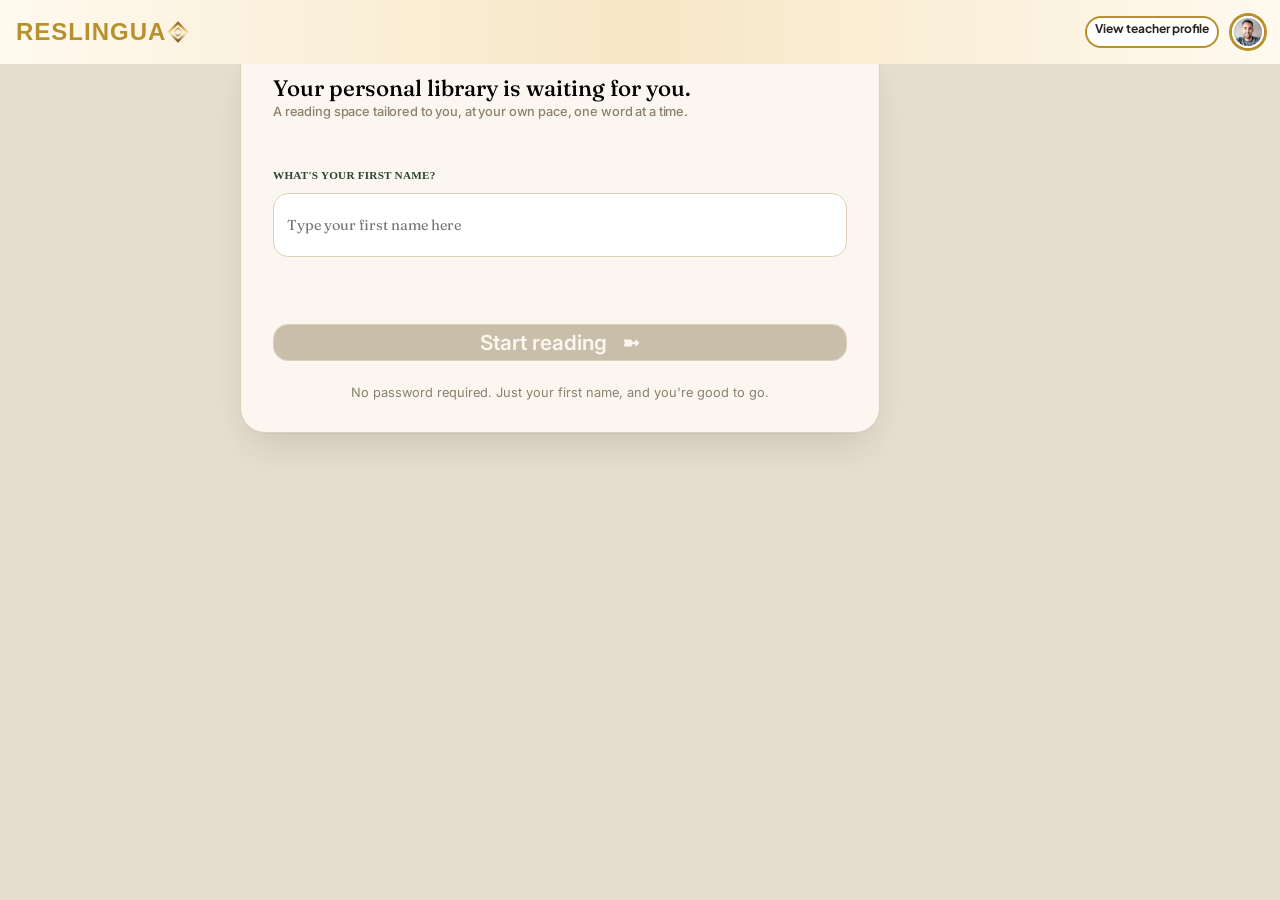
<file: Reading.html>
<!DOCTYPE html>
<html>
  <head>
    <link rel="stylesheet" href="Styles/Global.css">
    <link rel="stylesheet" href="Styles/Reading.css">

    <link rel="preconnect" href="https://fonts.googleapis.com">
<link rel="preconnect" href="https://fonts.gstatic.com" crossorigin>
<link href="https://fonts.googleapis.com/css2?family=Inter:ital,opsz,wght@0,14..32,100..900;1,14..32,100..900&display=swap" rel="stylesheet">
    <link rel="preconnect" href="https://fonts.googleapis.com">
<link rel="preconnect" href="https://fonts.gstatic.com" crossorigin>
<link rel="preconnect" href="https://fonts.googleapis.com">
<link rel="preconnect" href="https://fonts.gstatic.com" crossorigin>
<link href="https://fonts.googleapis.com/css2?family=Cinzel:wght@400..900&display=swap" rel="stylesheet">

<link rel="preconnect" href="https://fonts.googleapis.com">
<link rel="preconnect" href="https://fonts.gstatic.com" crossorigin>
<link href="https://fonts.googleapis.com/css2?family=Plus+Jakarta+Sans:ital,wght@0,200..800;1,200..800&display=swap" rel="stylesheet">

<link rel="preconnect" href="https://fonts.googleapis.com">
<link rel="preconnect" href="https://fonts.gstatic.com" crossorigin>
<link href="https://fonts.googleapis.com/css2?family=Fraunces:ital,opsz,wght@0,9..144,100..900;1,9..144,100..900&family=Plus+Jakarta+Sans:ital,wght@0,200..800;1,200..800&display=swap" rel="stylesheet">
    <meta charset="UTF-8">
    <meta name="viewport" content="width=device-width,initial-scale=1.0">
    <title>READING</title>
    <style>
     
    </style>
  </head>
  <body>
    <header>
      <div class="left-side">
        <span class="logo-text">RESLINGUA</span>
          <svg class="logo-svg" xmlns="http://www.w3.org/2000/svg" viewBox="0 0 300 300" width="300" height="300">
  <defs>
    <linearGradient id="or" x1="0%" y1="0%" x2="100%" y2="100%">
      <stop offset="0%"   stop-color="#8A6A22"/>
      <stop offset="35%"  stop-color="#E1BA66"/>
      <stop offset="60%"  stop-color="#F8EDC6"/>
      <stop offset="100%" stop-color="#755717"/>
    </linearGradient>
  </defs>

  <!-- fond -->
  <rect x="0" y="0" width="300" height="300" fill="transparent"/>

  <!-- losange extérieur, contour plein -->
  <rect x="70" y="70" width="160" height="160"
        transform="rotate(45 150 150)"
        fill="none" stroke="url(#or)" stroke-width="30"/>

  <!-- losange intérieur, en tirets -->
  <rect x="115" y="115" width="70" height="70"
        transform="rotate(45 150 150)"
        fill="none" stroke="url(#or)" stroke-width="26"
        stroke-dasharray="8 6"/>

</svg>
      </div>

      <div class="right-side">
        <button onclick="profileLink();" class="profile-button">View teacher profile</button>
        <img class="profile-image" src="Pictures/teacher-profile.jpeg">
      </div>
    </header>
    <main>
      <h1>Your personal library is waiting for you.</h1>
      <h2>A reading space tailored to you, at your own pace, one word at a time.</h2>
      <p class="first-name">What's your first name?</p>
      <input  id="inpuut" placeholder="Type your first name here">
      <p class="greet" id="input-name"></p>
      <button id="commencer">Start reading&nbsp;&nbsp;&nbsp;➼</button>
      <p class="password">No password required. Just your first name, and you're good to go. </p>
    </main>
  </body>
  <script src="Js/Reading.js"></script>
</html>
</file>
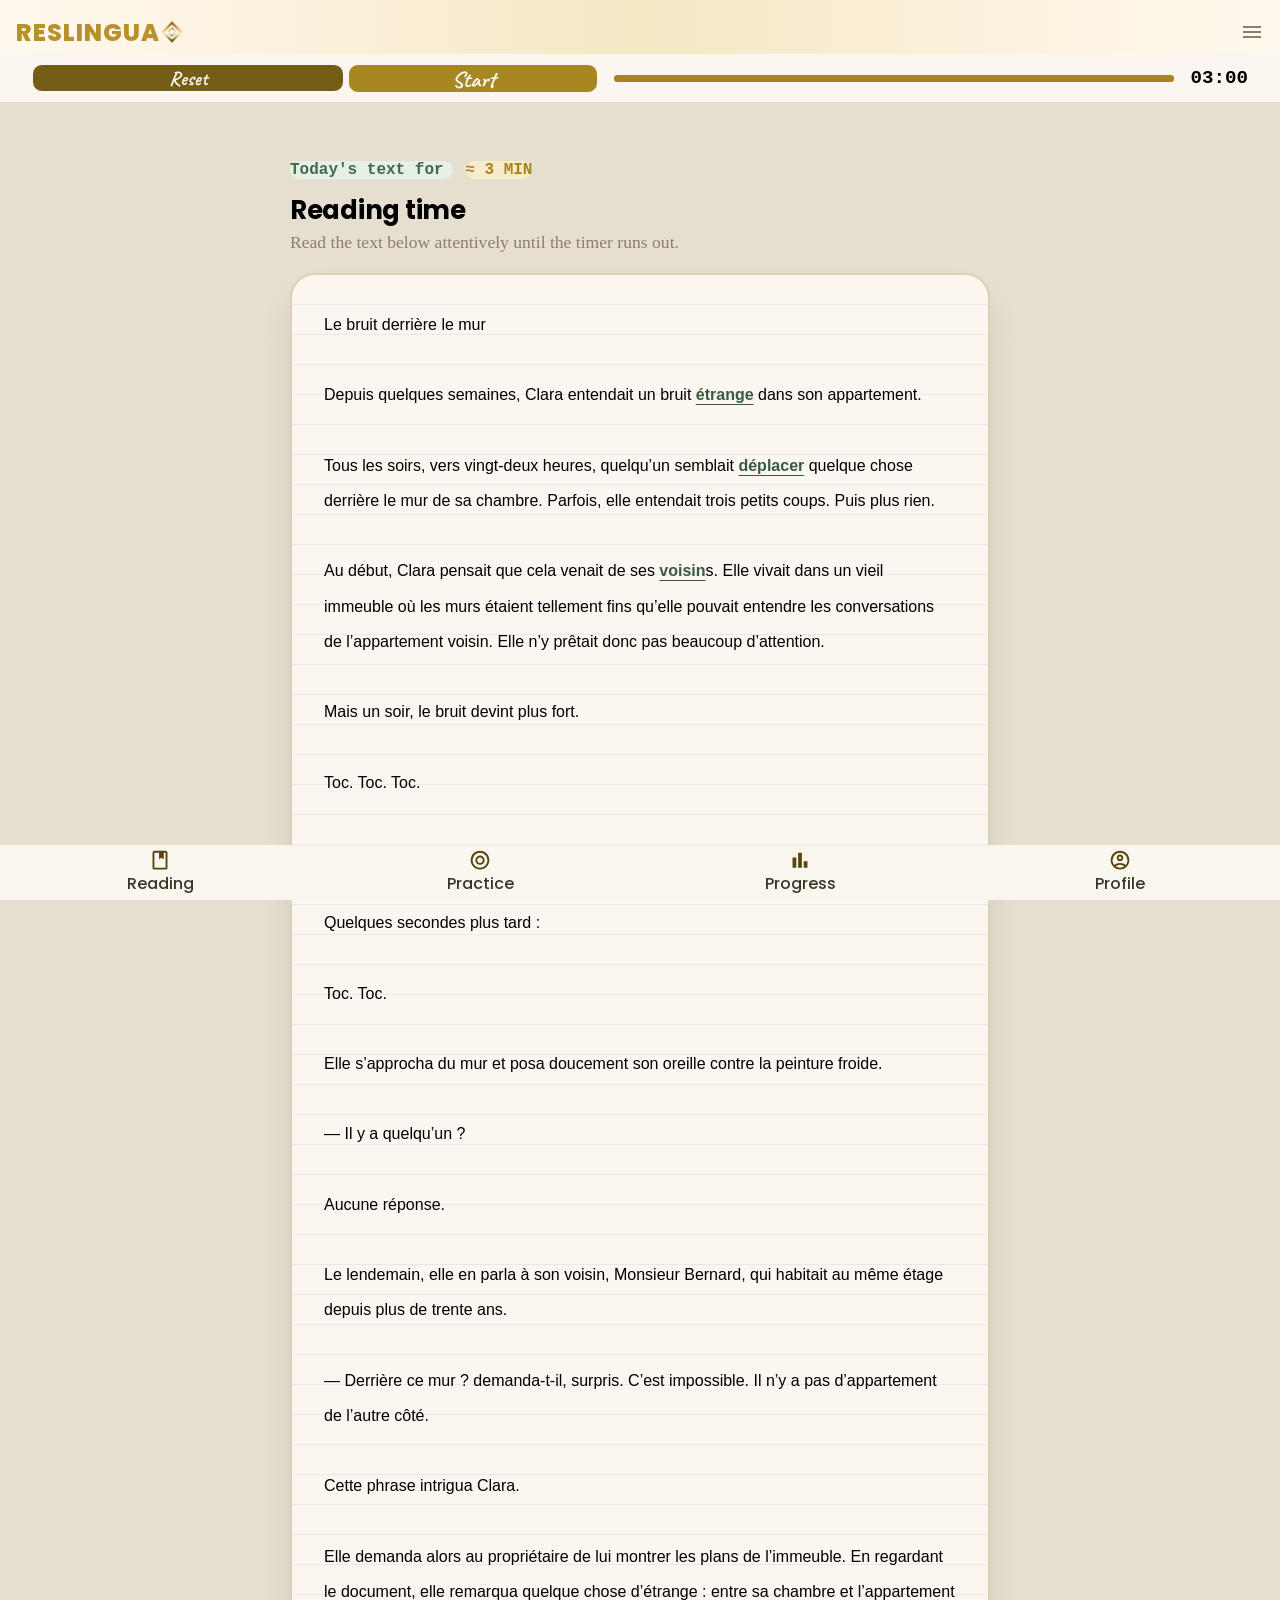
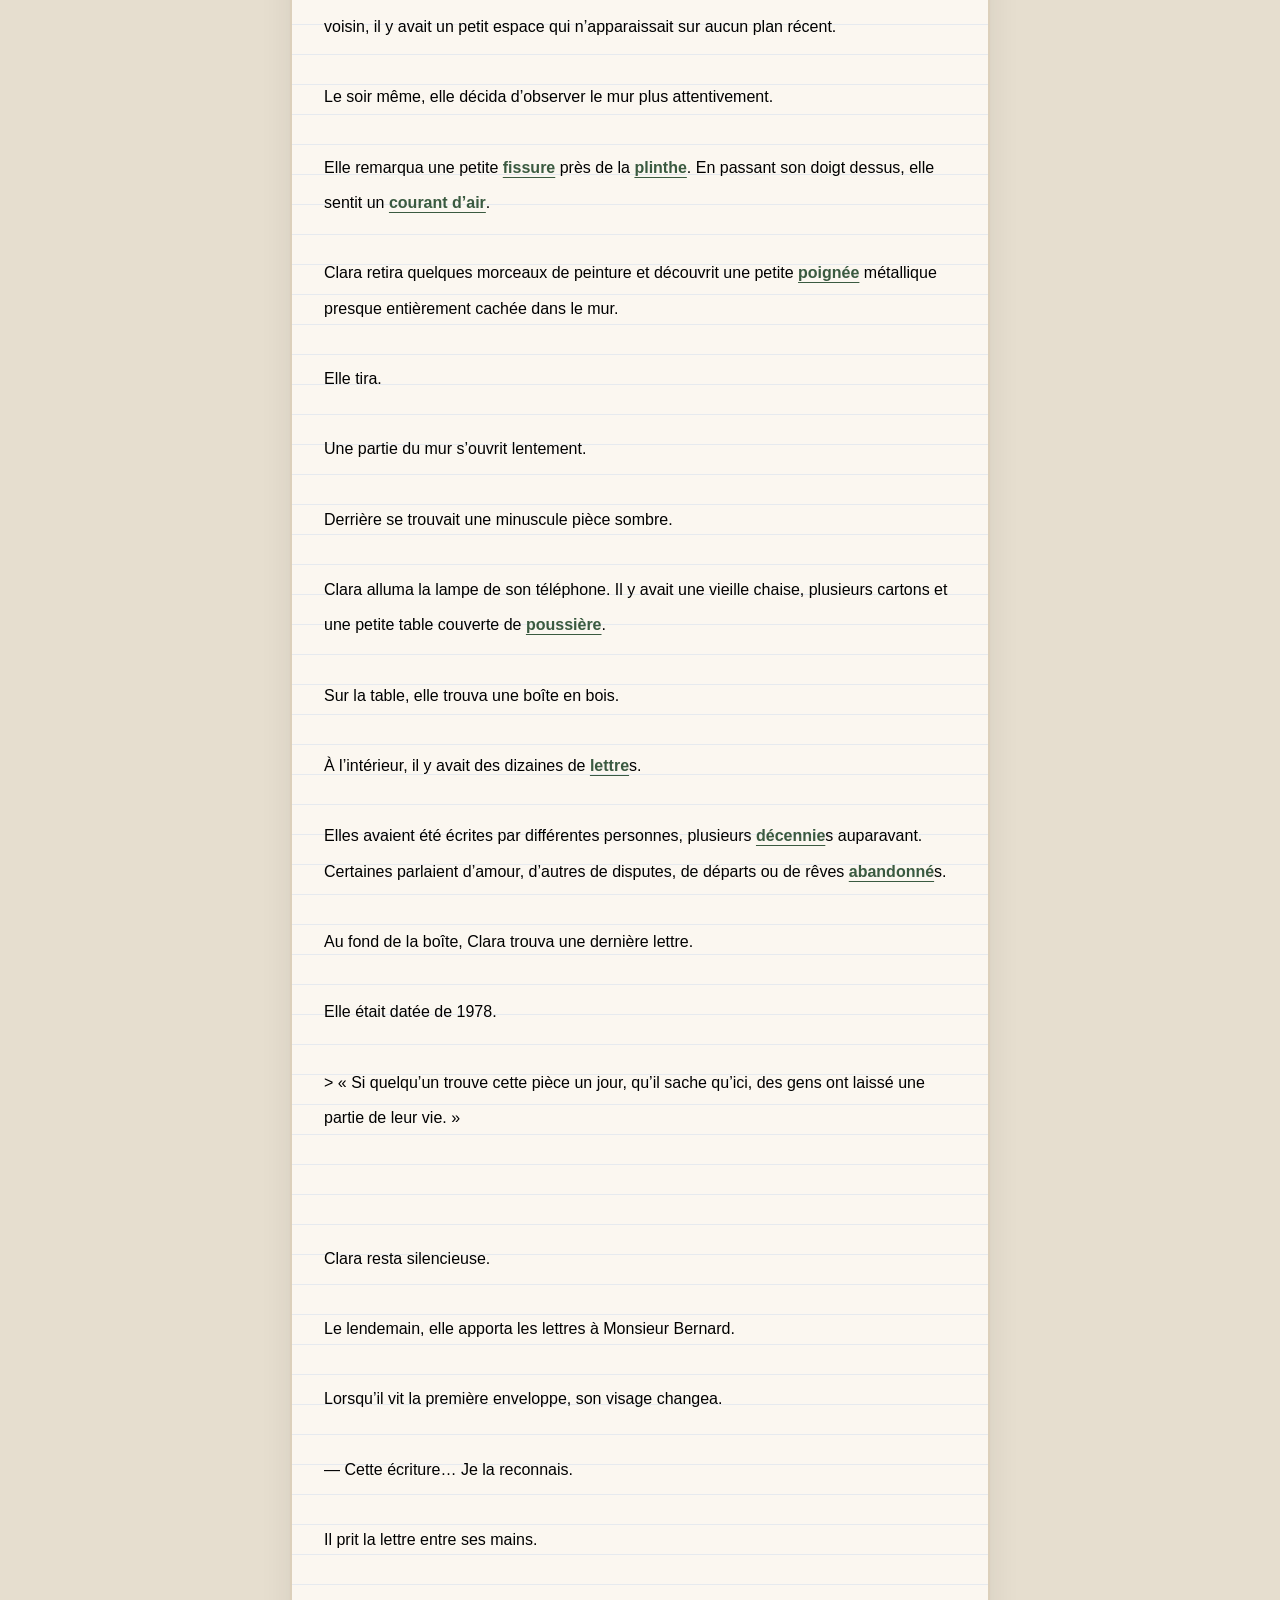
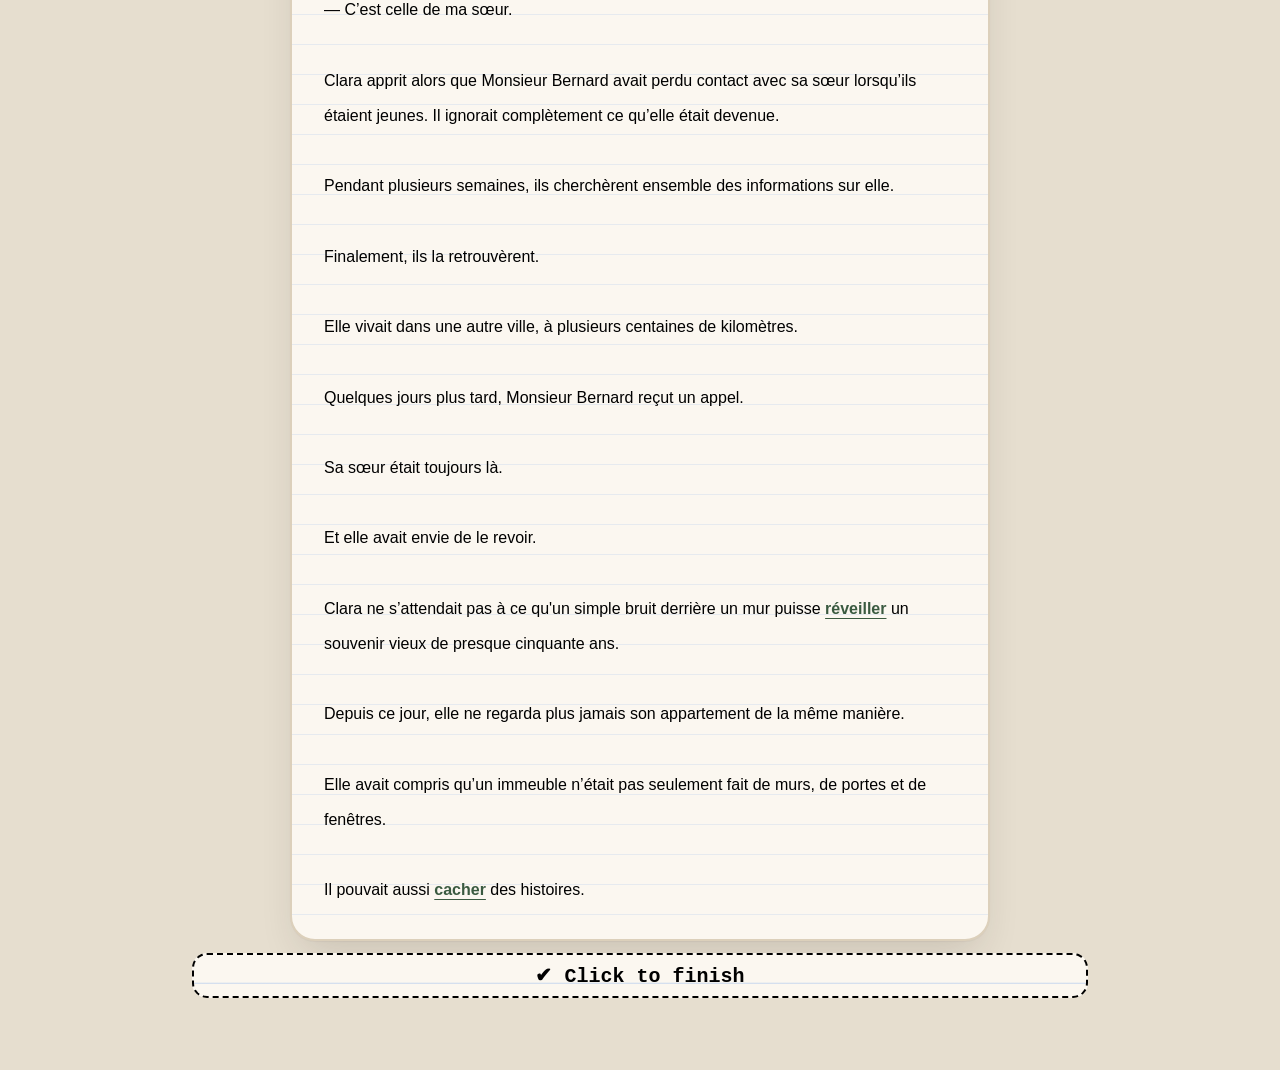
<file: Reading2.html>
<!DOCTYPE html>
<html>
  <head>
   <link rel="preconnect" href="https://fonts.googleapis.com">
<link rel="preconnect" href="https://fonts.gstatic.com" crossorigin>
<link href="https://fonts.googleapis.com/css2?family=Space+Mono:ital,wght@0,400;0,700;1,400;1,700&display=swap" rel="stylesheet">

    <link rel="preconnect" href="https://fonts.googleapis.com">
<link rel="preconnect" href="https://fonts.gstatic.com" crossorigin>
<link href="https://fonts.googleapis.com/css2?family=Lilita+One&display=swap" rel="stylesheet">
     <link rel="preconnect" href="https://fonts.googleapis.com">
<link rel="preconnect" href="https://fonts.gstatic.com" crossorigin>
<link href="https://fonts.googleapis.com/css2?family=Caveat:wght@400..700&family=Space+Mono:ital,wght@0,400;0,700;1,400;1,700&display=swap" rel="stylesheet">

    <link rel="preconnect" href="https://fonts.googleapis.com">
<link rel="preconnect" href="https://fonts.gstatic.com" crossorigin>
<link href="https://fonts.googleapis.com/css2?family=Poppins:ital,wght@0,100;0,200;0,300;0,400;0,500;0,600;0,700;0,800;0,900;1,100;1,200;1,300;1,400;1,500;1,600;1,700;1,800;1,900&display=swap" rel="stylesheet">
    <meta charset="UTF-8">
    <meta name="viewport" content="width=device-width,initial-scale=1.0">
    <title>READING</title>
    <link rel="stylesheet" href="Styles/Global.css">
    <link rel="stylesheet" href="Styles/Reading2.css">
    <link rel="icon" type="image/svg+xml" href="Pictures/logo.svg">
    <style>
      

    </style>
  </head>
  <body>
    <header class="header js-header">
      <div class="left-side">
        <span class="logo-text">RESLINGUA</span>
          <svg class="logo-svg" xmlns="http://www.w3.org/2000/svg" viewBox="0 0 300 300" width="300" height="300">
  <defs>
    <linearGradient id="or" x1="0%" y1="0%" x2="100%" y2="100%">
      <stop offset="0%"   stop-color="#8A6A22"/>
      <stop offset="35%"  stop-color="#E1BA66"/>
      <stop offset="60%"  stop-color="#F8EDC6"/>
      <stop offset="100%" stop-color="#755717"/>
    </linearGradient>
  </defs>

  <!-- fond -->
  <rect x="0" y="0" width="300" height="300" fill="transparent"/>

  <!-- losange extérieur, contour plein -->
  <rect x="70" y="70" width="160" height="160"
        transform="rotate(45 150 150)"
        fill="none" stroke="url(#or)" stroke-width="30"/>

  <!-- losange intérieur, en tirets -->
  <rect x="115" y="115" width="70" height="70"
        transform="rotate(45 150 150)"
        fill="none" stroke="url(#or)" stroke-width="26"
        stroke-dasharray="8 6"/>

</svg>
      </div>

      <svg class="menuButton menu" xmlns="http://www.w3.org/2000/svg" height="24px" viewBox="0 -960 960 960" width="24px" fill="#8C7F6C"><path d="M120-240v-80h720v80H120Zm0-200v-80h720v80H120Zm0-200v-80h720v80H120Z"/></svg>
    </header>
    <div class="header2 js-header2">
      <button id="reset"></button>
      <button id="start"></button>
      <progress id="progress" value="180" max="180"></progress>
      <p class="time"><span class="time" id="min"></span>:<span id="second"></span></p>
    </div>
    
    <main class="js-main">
      <ul id="menuList">
       
      </ul>
      <div class='todmin'>
        <p   class=" today
        ">Today's text for <button class="student-button" id="nadirah"></button></p>
         <span class="min-number">≈ 3 MIN</span>

      </div>

      <p class="page-title">Reading time</p>
      <p class="instruction">Read the text below attentively until the timer runs out.</p>
      <div class="textButton">
        <div class="toread" id="text"></div>
        <button id="clickFinish" style="
        background: 
  var(--bg-card)
  repeating-linear-gradient(
            to bottom,
            transparent 0px,
            transparent 27px,
            #D2DEEE 28.6px
            );
        margin-bottom: 4.5rem;
        margin-top: 0.75rem;
        width: 70%;
        margin-inline: auto;
        padding: 0.5rem 0;
        border-radius: 15px;
        border: 2px  dashed;
        font-size: 1.25rem;
        font-weight: 800;
        font-family: 'Courier New', Courier, monospace;
        ">✔ Click to finish</button>
      </div>
      <div id="documentAll"></div>
    </main>
      <footer class="js-footer">
      <div class="footer-button" >
        <svg class="footer-svg" xmlns="http://www.w3.org/2000/svg" height="24px" viewBox="0 -960 960 960" width="24px" fill="#57430d"><path d="M240-80q-33 0-56.5-23.5T160-160v-640q0-33 23.5-56.5T240-880h480q33 0 56.5 23.5T800-800v640q0 33-23.5 56.5T720-80H240Zm0-80h480v-640h-80v280l-100-60-100 60v-280H240v640Zm0 0v-640 640Zm200-360 100-60 100 60-100-60-100 60Z"/></svg>
        <span  class="footer-text">Reading</span>
      </div>


<a onclick="showText()" href="Practice.html" class="footer-button">
        <svg class="footer-svg" xmlns="http://www.w3.org/2000/svg" height="24px" viewBox="0 -960 960 960" width="24px" fill="#57430d"><path d="M480-360q-50 0-85-35t-35-85q0-50 35-85t85-35q50 0 85 35t35 85q0 50-35 85t-85 35ZM324-111.5Q251-143 197-197t-85.5-127Q80-397 80-480t31.5-156Q143-709 197-763t127-85.5Q397-880 480-880t156 31.5Q709-817 763-763t85.5 127Q880-563 880-480t-31.5 156Q817-251 763-197t-127 85.5Q563-80 480-80t-156-31.5ZM480-160q133 0 226.5-93.5T800-480q0-133-93.5-226.5T480-800q-133 0-226.5 93.5T160-480q0 133 93.5 226.5T480-160Zm0-320Zm141.5 141.5Q680-397 680-480t-58.5-141.5Q563-680 480-680t-141.5 58.5Q280-563 280-480t58.5 141.5Q397-280 480-280t141.5-58.5Z"/></svg>

        <span class="footer-text">Practice</span>
</a>


      <a href="Progress.html"   class="footer-button">
        <svg class="footer-svg" xmlns="http://www.w3.org/2000/svg" height="24px" viewBox="0 -960 960 960" width="24px" fill="#57430d"><path d="M640-160v-280h160v280H640Zm-240 0v-640h160v640H400Zm-240 0v-440h160v440H160Z"/></svg>
        <span class="footer-text"  >Progress</span>
</a>
      <div class="footer-button"  onclick="alert('Coming soon!')">
        <svg class="footer-svg" xmlns="http://www.w3.org/2000/svg" height="24px" viewBox="0 -960 960 960" width="24px" fill="#57430d"><path d="M234-276q51-39 114-61.5T480-360q69 0 132 22.5T726-276q35-41 54.5-93T800-480q0-133-93.5-226.5T480-800q-133 0-226.5 93.5T160-480q0 59 19.5 111t54.5 93Zm146.5-204.5Q340-521 340-580t40.5-99.5Q421-720 480-720t99.5 40.5Q620-639 620-580t-40.5 99.5Q539-440 480-440t-99.5-40.5ZM480-80q-83 0-156-31.5T197-197q-54-54-85.5-127T80-480q0-83 31.5-156T197-763q54-54 127-85.5T480-880q83 0 156 31.5T763-763q54 54 85.5 127T880-480q0 83-31.5 156T763-197q-54 54-127 85.5T480-80Zm100-95.5q47-15.5 86-44.5-39-29-86-44.5T480-280q-53 0-100 15.5T294-220q39 29 86 44.5T480-160q53 0 100-15.5ZM523-537q17-17 17-43t-17-43q-17-17-43-17t-43 17q-17 17-17 43t17 43q17 17 43 17t43-17Zm-43-43Zm0 360Z"/></svg>
        <span class="footer-text">Profile</span>
      </div>
    </footer>
    <div id="conten"></div>
    <div id="contDef"></div>
  </body>
  <script  src="Js/Reading2.js">
  </script>
</html>
</file>
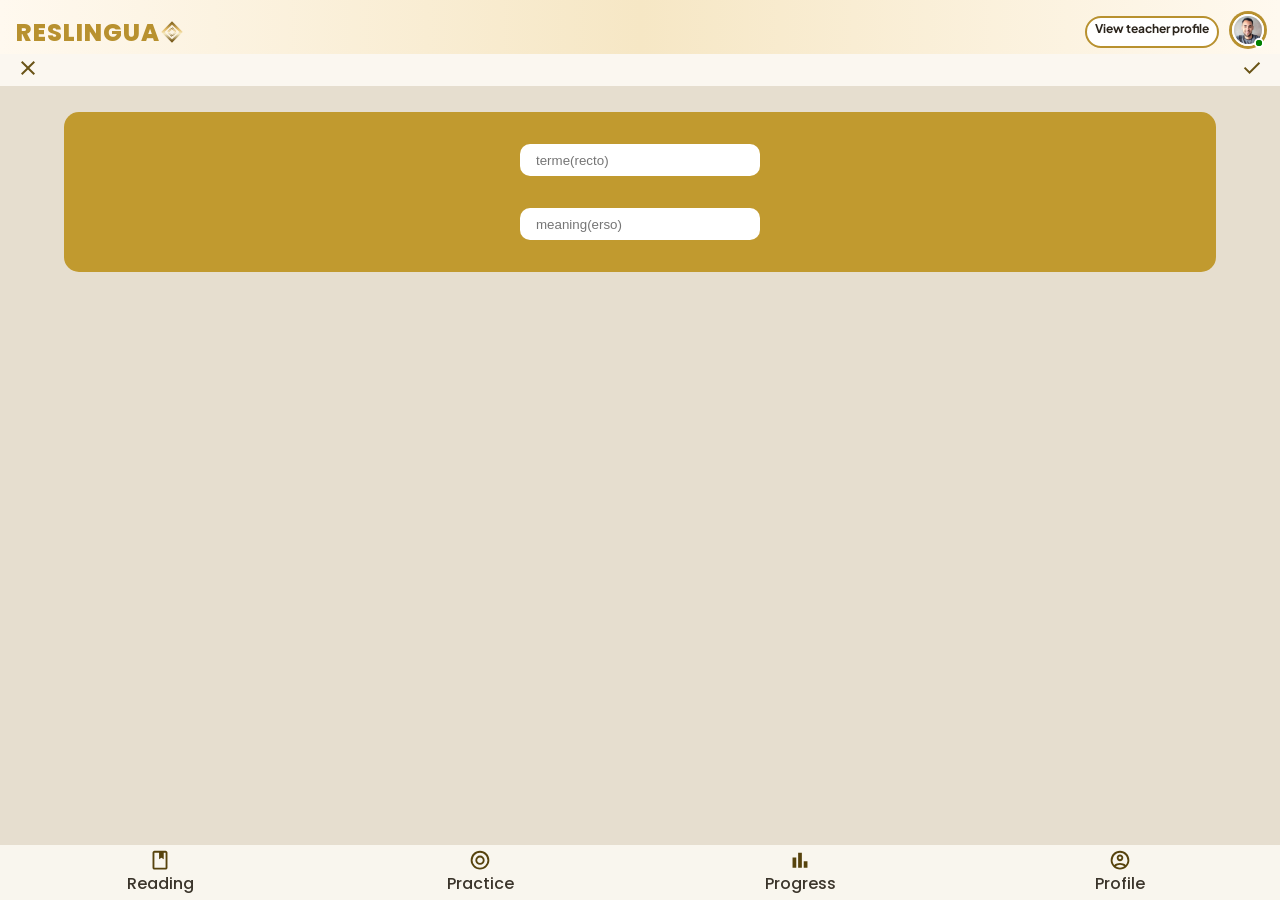
<file: wordMeaning.html>
<!DOCTYPE html>
<html>
  <head>
    <link rel="stylesheet" href="Styles/Global.css">

     <link rel="preconnect" href="https://fonts.googleapis.com">
<link rel="preconnect" href="https://fonts.gstatic.com" crossorigin>
<link href="https://fonts.googleapis.com/css2?family=Poppins:ital,wght@0,100;0,200;0,300;0,400;0,500;0,600;0,700;0,800;0,900;1,100;1,200;1,300;1,400;1,500;1,600;1,700;1,800;1,900&display=swap" rel="stylesheet">
 
    <link rel="preconnect" href="https://fonts.googleapis.com">
<link rel="preconnect" href="https://fonts.gstatic.com" crossorigin>
<link href="https://fonts.googleapis.com/css2?family=Inter:ital,opsz,wght@0,14..32,100..900;1,14..32,100..900&display=swap" rel="stylesheet">
    <link rel="preconnect" href="https://fonts.googleapis.com">
<link rel="preconnect" href="https://fonts.gstatic.com" crossorigin>
<link rel="preconnect" href="https://fonts.googleapis.com">
<link rel="preconnect" href="https://fonts.gstatic.com" crossorigin>
<link href="https://fonts.googleapis.com/css2?family=Cinzel:wght@400..900&display=swap" rel="stylesheet">

<link rel="preconnect" href="https://fonts.googleapis.com">
<link rel="preconnect" href="https://fonts.gstatic.com" crossorigin>
<link href="https://fonts.googleapis.com/css2?family=Plus+Jakarta+Sans:ital,wght@0,200..800;1,200..800&display=swap" rel="stylesheet">

<link rel="preconnect" href="https://fonts.googleapis.com">
<link rel="preconnect" href="https://fonts.gstatic.com" crossorigin>
<link href="https://fonts.googleapis.com/css2?family=Fraunces:ital,opsz,wght@0,9..144,100..900;1,9..144,100..900&family=Plus+Jakarta+Sans:ital,wght@0,200..800;1,200..800&display=swap" rel="stylesheet">
    <meta charset="UTF-8">
    <meta name="viewport" content="width=device-width,initial-scale=1.0">
    <title>READING</title>
    <link rel="icon" type="image/svg+xml" href="Pictures/logo.svg">
    <style>
       main { 
      background-color: #c19a2f;
      margin-top: 7rem;
      width: 90%;
      display: flex;
      padding: 1rem 1.3rem;
      border-radius: 15px;
      justify-content: center;
      margin-inline: auto;
       }
       .header2{
      display: flex;
      justify-content: space-between;
      align-items: center;
      background-color: var(--bg-card);
      height: 2rem;
      position: fixed;
      top: 3.4rem;
      right: 0;
      left: 0;
      padding: 0.5rem 1rem;
      margin-bottom: 1.1rem;
     }
     .WoMeEx{
      display: flex;
      flex-direction: column;
     }
     .input {
  display: flex;
  margin-top: 1rem;
  width: 15rem;
  height: 2rem;
  border-radius: 10px;
  padding-left: 1rem;
  margin-bottom: 1rem;
  border: #9e7e28 1px ;
     }
    </style>
  </head>
  <body>
    <header>
      <div class="left-side">
        <span class="logo-text">RESLINGUA</span>
          <svg class="logo-svg" xmlns="http://www.w3.org/2000/svg" viewBox="0 0 300 300" width="300" height="300">
  <defs>
    <linearGradient id="or" x1="0%" y1="0%" x2="100%" y2="100%">
      <stop offset="0%"   stop-color="#8A6A22"/>
      <stop offset="35%"  stop-color="#E1BA66"/>
      <stop offset="60%"  stop-color="#F8EDC6"/>
      <stop offset="100%" stop-color="#755717"/>
    </linearGradient>
  </defs>

  <!-- fond -->
  <rect x="0" y="0" width="300" height="300" fill="transparent"/>

  <!-- losange extérieur, contour plein -->
  <rect x="70" y="70" width="160" height="160"
        transform="rotate(45 150 150)"
        fill="none" stroke="url(#or)" stroke-width="30"/>

  <!-- losange intérieur, en tirets -->
  <rect x="115" y="115" width="70" height="70"
        transform="rotate(45 150 150)"
        fill="none" stroke="url(#or)" stroke-width="26"
        stroke-dasharray="8 6"/>

</svg>
      </div>

      <div class="right-side">
        <a class="profile-button" href="https://preply.com/fr/tuteur/6178301">View teacher profile</a>
        <div class="profile-image-div" >
          <img class="profile-image" src="Pictures/teacher-profile.jpeg">
          <button class="green-dot"></button>
        </div>
      </div>
    </header>
   <div class="header2 js-header2">
          <a href="AddWordsToCart.html"><svg xmlns="http://www.w3.org/2000/svg" height="24px" viewBox="0 -960 960 960" width="24px" fill="#6a5417"><path d="m256-200-56-56 224-224-224-224 56-56 224 224 224-224 56 56-224 224 224 224-56 56-224-224-224 224Z"/></svg></a>
          <p><svg id="done" xmlns="http://www.w3.org/2000/svg" height="24px" viewBox="0 -960 960 960" width="24px" fill="#6a5417"><path d="M382-240 154-468l57-57 171 171 367-367 57 57-424 424Z"/></svg></p>
        </div>

     <main>
      <div class="WoMeEx">
        <div><input id="terme"  class="input" placeholder="terme(recto)"></div>
        <div><input id="meaning" class="input" placeholder="meaning(erso)"></div>
      </div>
    </main>
    <footer class="js-footer">
      <a href="Reading2.html" class="footer-button" >
        <svg class="footer-svg" xmlns="http://www.w3.org/2000/svg" height="24px" viewBox="0 -960 960 960" width="24px" fill="#57430d"><path d="M240-80q-33 0-56.5-23.5T160-160v-640q0-33 23.5-56.5T240-880h480q33 0 56.5 23.5T800-800v640q0 33-23.5 56.5T720-80H240Zm0-80h480v-640h-80v280l-100-60-100 60v-280H240v640Zm0 0v-640 640Zm200-360 100-60 100 60-100-60-100 60Z"/></svg>
        <span class="footer-text">Reading</span>
      </a>
    


<a  href="Practice.html" class="footer-button">
        <svg class="footer-svg" xmlns="http://www.w3.org/2000/svg" height="24px" viewBox="0 -960 960 960" width="24px" fill="#57430d"><path d="M480-360q-50 0-85-35t-35-85q0-50 35-85t85-35q50 0 85 35t35 85q0 50-35 85t-85 35ZM324-111.5Q251-143 197-197t-85.5-127Q80-397 80-480t31.5-156Q143-709 197-763t127-85.5Q397-880 480-880t156 31.5Q709-817 763-763t85.5 127Q880-563 880-480t-31.5 156Q817-251 763-197t-127 85.5Q563-80 480-80t-156-31.5ZM480-160q133 0 226.5-93.5T800-480q0-133-93.5-226.5T480-800q-133 0-226.5 93.5T160-480q0 133 93.5 226.5T480-160Zm0-320Zm141.5 141.5Q680-397 680-480t-58.5-141.5Q563-680 480-680t-141.5 58.5Q280-563 280-480t58.5 141.5Q397-280 480-280t141.5-58.5Z"/></svg>
        <span class="footer-text"  >Practice</span>
</a>


      <a href="Progress.html" class="footer-button">
        <svg class="footer-svg" xmlns="http://www.w3.org/2000/svg" height="24px" viewBox="0 -960 960 960" width="24px" fill="#57430d"><path d="M640-160v-280h160v280H640Zm-240 0v-640h160v640H400Zm-240 0v-440h160v440H160Z"/></svg>
        <span class="footer-text" >Progress</span>
      </a>
      <div class="footer-button"  >
        <svg class="footer-svg" xmlns="http://www.w3.org/2000/svg" height="24px" viewBox="0 -960 960 960" width="24px" fill="#57430d"><path d="M234-276q51-39 114-61.5T480-360q69 0 132 22.5T726-276q35-41 54.5-93T800-480q0-133-93.5-226.5T480-800q-133 0-226.5 93.5T160-480q0 59 19.5 111t54.5 93Zm146.5-204.5Q340-521 340-580t40.5-99.5Q421-720 480-720t99.5 40.5Q620-639 620-580t-40.5 99.5Q539-440 480-440t-99.5-40.5ZM480-80q-83 0-156-31.5T197-197q-54-54-85.5-127T80-480q0-83 31.5-156T197-763q54-54 127-85.5T480-880q83 0 156 31.5T763-763q54 54 85.5 127T880-480q0 83-31.5 156T763-197q-54 54-127 85.5T480-80Zm100-95.5q47-15.5 86-44.5-39-29-86-44.5T480-280q-53 0-100 15.5T294-220q39 29 86 44.5T480-160q53 0 100-15.5ZM523-537q17-17 17-43t-17-43q-17-17-43-17t-43 17q-17 17-17 43t17 43q17 17 43 17t43-17Zm-43-43Zm0 360Z"/></svg>
        <span class="footer-text">Profile</span>
      </div>
    </footer>
    
  </body>
  <script>
    let cartes = JSON.parse(localStorage.getItem('cartes'));
    
    
    console.log(cartes);
    let vocaObjet = {};
    const index = localStorage.getItem('index');
    console.log(index);

    const terme = document.getElementById('terme');
    const meaning = document.getElementById('meaning');
    const done = document.getElementById('done');

    done.onclick = () => {
      console.log(terme.value);
      vocaObjet.word = `${terme.value}`;
      vocaObjet.meaning = `${meaning.value}`;
      cartes[index].wordMeaningCarts.unshift(vocaObjet);
      localStorage.setItem('cartes', JSON.stringify(cartes));
      
      console.log(cartes);
      location.reload();
      window.location.href = 'AddWordsToCart.html';
    };



  
  </script>
</html>
</file>
<file: Styles/Global.css>
* {
  margin: 0;
  padding: 0;
  box-sizing: border-box;
}
:root {
--bg-main: rgb(230, 222, 207);
--bg-card: #FBF7F0;
--text-primary: #2B241C;
--text-muted: #8C7F6C;
--accent: #3A5A40;
--accent-dark: #2C4530;
--accent-soft: #E4EBE1;
--gold: #B8912F;
--bronze: #8a806f;
--line: #DCD0BB;
--creme-chaud: #F9F6EE;
--active-element : #a98a3a;
--brun-noir: #3b352b;
--vert-footer: #5f8f72;
--header: linear-gradient(
        90deg,
        #FFF9EF,
        #F6E7C5,
        #FFF9EF
        );
}
body{
  background-color: var(--bg-main);
  position: relative;
}
header{
  display: flex;
  position:fixed;
  top: 0;
  right: 0;
  left: 0;
  justify-content: space-between;
  background: var(--header);
  padding: 0rem 1rem;
  min-height: 3.5rem;
  align-items: center;
}
/*left side*/
.left-side {
  display: flex;
  align-items: center;
  justify-content: center;
}
.logo-text {
  font-family: 'Poppins', sans-serif;
  letter-spacing: 1px;
  text-transform: uppercase;
  color: var(--gold);
  font-family: 'Poppins', sans-serif;
          font-size: 1.12rem;
          font-weight: 800;
}
.logo-svg{
  height: 1.25rem;
  width: auto;
}
/*right side*/
.right-side {
  display: flex;
  justify-content: center;
  align-items: center;
}
.profile-image-div {
  position: relative;
}
.profile-image {
  height: 2rem;
  border-radius: 1rem;
  border: 1.5px white solid;
  box-shadow: 0px 0px 0px 2px #B8912F;
}
.green-dot{
  background-color: green;
  height: 0.6rem;
  width: 0.6rem;
  border-radius: 10px;
  border: 2px solid white;
  position: absolute;
  right: 0px;
  bottom: 2px;
}
.green-dot::after{
  content: '';
  background-color: green;
  height: 0.4rem;
  width: 0.4rem;
  border-radius: 10px;
  position: absolute;
  right: 0;
  bottom: 0;
  animation: pulse infinite 3s;
}
@keyframes pulse {
0% {
transform: scale(1);
opacity: 1;
}
70% {
transform: scale(1.8);
opacity: 0;
}
100% {
transform: scale(1.8);
opacity: 0;
}

}
.profile-button {
   display: flex;
        justify-content: center;
        align-items: center;
           height: fit-content;
  background-color: #ffffff;
  margin-right: 0.5rem;
  color: #2B241C;
  border-radius: 1rem;
  text-decoration: none;
  padding-left: 0.3rem;
  padding-right: 0.3rem;
  padding-bottom: 0.2rem;
  border: solid 2px var(--gold);
  font-family: 'Plus Jakarta Sans', sans-serif;
  font-size: 0.9rem;
  font-weight: 700;

}

/*medias*/

@media (min-width: 768px) {
header{
  min-height: 6rem;
}
.logo-text{
  font-size: 1.75rem;
}
.logo-svg{
  height:1.75rem;
}
.profile-image {
  height: 2rem;
  border-radius: 2rem;
  border: 1.5px white solid;
  box-shadow: 0px 0px 0px 2px #B8912F;
}
.profile-button {
  background-color: #ffffff;
  margin-right: 1rem;
  border-radius: 1rem;
  padding-left: 0.3rem;
  padding-right: 0.3rem;
  padding-bottom: 0.2rem;
  border: solid 2px var(--gold);
  font-family: 'Plus Jakarta Sans', sans-serif;
  height: 1.7rem;
  font-size: 0.75rem;
  font-weight: 700;

}
}
@media (min-width: 1024px) {
header{
  min-height: 4rem;
}
.logo-text{
  font-size: 1.5rem;
}
.logo-svg{
  height:1.5rem;
}
.profile-image {
  height: 2rem;
  border-radius: 2rem;
  border: 2px white solid;
  box-shadow: 0px 0px 0px 3px #B8912F;
}
.profile-button {
  background-color: #ffffff;
  margin-right: 0.8rem;
  border-radius: 1rem;
  padding-left: 0.5rem;
  padding-right: 0.5rem;
  padding-bottom: 0.5rem;
  height: 2rem;
  font-size: 0.75rem;
  font-weight: 700;

}
}
@media (min-width: 1440px) {
header{
  min-height: 4rem;
}
.logo-text{
  font-size: 1.5rem;
}
.logo-svg{
  height:1.5rem;
}
.profile-image {
  height: 2rem;
  border-radius: 2rem;
  border: 2px white solid;
  box-shadow: 0px 0px 0px 3px #B8912F;
}
.profile-button {
  background-color: #ffffff;
  margin-right: 0.8rem;
  border-radius: 1rem;
  padding-left: 0.5rem;
  padding-right: 0.5rem;
  padding-bottom: 0.5rem;
  height: 2rem;
  font-size: 0.75rem;
  font-weight: 700;

}
}
/*fooooter*/
footer {
  height: auto;
  min-height: fit-content ;
  background-color: var(--creme-chaud) ;
  display: grid;
  grid-template-columns: 1fr 1fr 1fr 1fr;
  align-items: center;
  justify-content: center;
  position: fixed;
  bottom: 0;
  right: 0;
  left: 0;
}
.footer-button {
  display: flex;
  flex-direction: column;
  justify-content: center;
  align-items: center;
  padding: 0.25rem;
  text-decoration: none;
}
.footer-button:hover{
  cursor: pointer;
  background-color: #e6ded1;
  border-radius: 5px;
}
.footer-svg {
 height: 1.4rem;
  color: var(--bronze);
}
.footer-svg:hover{
  fill: var(--vert-footer);
}
.footer-text {
  color: var(--brun-noir);
  font-family: 'Poppins', sans-serif;
  text-decoration: none;
  font-weight: 500;
}
</file>
<file: Styles/Reading.css>
@import url('Global.css');
.active {
  cursor: pointer;
   width: 100%;
  background-color: var(--accent);
  border-radius: 10px;
  font-family: 'Inter', sans-serif;
  border: 1px solid var(--line);
  color: #FBF7F0;
  font-weight: 600;
  height: 2.2rem;
  padding: 0.2rem 0.4rem ;
  border-radius: 10px;
  font-size: 1rem;
  border: 1px solid var(--line);
}
h1 {
font-family: 'Fraunces', serif; 
font-weight: 500; 
font-size: 1.75rem;
line-height: 1.15;
}
h2 {
  color: var(--text-muted);
font-family: 'Inter', system-ui, -apple-system, BlinkMacSystemFont, 'Segoe UI', Roboto, Oxygen, Ubuntu, Cantarell, 'Open Sans', 'Helvetica Neue', sans-serif; 
font-weight: 500; 
font-size: 0.75rem;
margin: 0 0 1.4rem;
line-height: 1.5;
letter-spacing: -0.01em;
}
.first-name {
  font-weight: 600;
  letter-spacing: 0.02em;
  text-transform: uppercase;
  color: var(--accent-dark);
  margin-bottom: 0.2rem;
  font-size: 0.66rem;
  margin-bottom: 0.25rem;
}
.input {
  width: 100%;
  min-height: 2.5rem;
  padding: 0.8rem 0.4rem ;
  border-radius: 15px;
  border: 1px solid var(--line);
  font-size: 0.75rem;
  font-family: 'Fraunces', serif;
  margin-bottom: 0.4rem;
}
.input:focus {
 border: 3px solid green;
}
.commencer-disabled {
  cursor:not-allowed;
   width: 100%;
  height: 2.2rem;
  padding: 0.2rem 0.4rem ;
  background-color: #C9BEA9;
  border-radius: 10px;
  color: #FBF7F0;
  font-size: 1rem;
  font-family: 'Inter', sans-serif;
  border: 1px solid var(--line);
  font-weight: 600;
  
}
.greet {
  min-height: 1rem;
  margin-bottom: 1.5rem;
  font-size: 0.7rem;
  opacity: 1;
  margin-left: 0.4rem;
  color: var(--accent-dark);
  font-family: 'Fraunces', serif;
}
.password {
  text-align: center;
  margin-top: 0.6rem;
  font-size: 0.75rem;
  color: var(--text-muted);
   font-family: 'Inter', sans-serif;
}
main {
  padding: 2rem 1.2rem;
  background-color: var(--bg-card);
  margin-top: 1.7rem;
  max-width: 80%;
  position: static;
  margin-left: 2.35rem;
  border-radius: 25px;
  height: fit-content;
  box-shadow: 0 1px 1px rgba(43, 36, 28, 0.04), 0 20px 40px -12px rgba(43, 36, 28, 0.16);
  border: 1px solid var(--line);
}

@media (min-width: 768px) {
.active {
  height: 3rem;
  border-radius: 15px;
  font-size: 1rem;
  font-weight: 600;
}
h1 {  
font-size: 1.4rem;
line-height: 1;
}
h2 {
font-size: 0.75rem;
}
.first-name {
  margin-top: 3rem;
  margin-bottom: 0.3rem;
  font-size: 0.8rem;
}
.input {
  min-height: 4rem;
  padding: 0.8rem 0.8rem ;
  font-size: 1rem;
  margin-bottom: 0.7rem;
}
.input:focus {
 border: 3px solid green;
}
.commencer-disabled {
  height: 3rem;
  border-radius: 15px;
  font-size: 1.75rem;
  font-weight: 600;
  
}
.greet {
  min-height: 2rem;
  margin-bottom: 1.5rem;
  font-size: 1rem;
}
.password {
  margin-top: 1.5rem;
  font-size: 1rem;
}
main {
  padding: 2rem;
  margin-top: 2.7rem;
  max-width: 80%;
  margin-left: 4.5rem;
  border-radius: 25px;
  height: fit-content;
}
}


@media (min-width: 1024px) {
.active {
  height: 2.3rem;
  border-radius: 15px;
  font-size: 1.3rem;
  font-weight: 600;
}
h1 {  
font-size: 1.4rem;
line-height: 1.15;
}
h2 {
font-size: 0.8rem;
}
.first-name {
  margin-bottom: 0.3rem;
  font-size: 0.7rem;
  margin-bottom: 0.75rem;
}
.input {
  min-height: 4rem;
  padding: 0.8rem 0.8rem ;
  font-size: 0.9rem;
  margin-bottom: 0.7rem;
}
.input:focus {
 border: 3px solid green;
}
.commencer-disabled {
  height: 2.3rem;
  border-radius: 15px;
  font-size: 1.3rem;
  font-weight: 600;
  
}
.greet {
  min-height: 2rem;
  margin-bottom: 1.5rem;
  font-size: 1rem;
}
.password {
  margin-top: 1.5rem;
  font-size: 0.8rem;
}
main {
  padding: 2rem;
  margin-top: 2.7rem;
  max-width: 50%;
  margin-left: 15rem;
  border-radius: 25px;
  height: fit-content;
}
}


@media (min-width: 1440px) {
.active {
  height: 2.3rem;
  border-radius: 15px;
  font-size: 1.3rem;
  font-weight: 600;
}
h1 {  
font-size: 1.4rem;
line-height: 1.15;
}
h2 {
font-size: 0.8rem;
}
.first-name {
  margin-bottom: 0.3rem;
  font-size: 0.7rem;
  margin-bottom: 0.75rem;
}
.input {
  min-height: 4rem;
  padding: 0.8rem 0.8rem ;
  font-size: 0.9rem;
  margin-bottom: 0.7rem;
}
.input:focus {
 border: 3px solid green;
}
.commencer-disabled {
  height: 2.3rem;
  border-radius: 15px;
  font-size: 1.3rem;
  font-weight: 600;
  
}
.greet {
  min-height: 2rem;
  margin-bottom: 1.5rem;
  font-size: 1rem;
}
.password {
  margin-top: 1.5rem;
  font-size: 0.8rem;
}
main {
  padding: 2rem;
  margin-top: 2.7rem;
  max-width: 50%;
  margin-left: 15rem;
  border-radius: 25px;
  height: fit-content;
}
}
</file>
<file: Styles/FlashCards.css>
main {
   margin-top: 5rem;
   width: auto;
   max-width: 90%;
   margin-inline: auto;
}
.numWord-button {
  color: #6B7A9C;
  border: none;
  background-color: transparent;
}
.quitter-button {
  color: #6B7A9C;
  text-decoration: none;
}
.card {
  background-color: var(--bg-card);
  border-radius: 15px;
  padding: 0.7rem 1.3rem ;
}
.prog {
  accent-color: rgb(180, 204, 180);
  background-color: var(--bg);
  width: 100%;
  height: 0.4rem;
  margin-bottom: 1.5rem;
  margin-top: 0.4rem;
}
.prog::-webkit-progress-bar {
  background-color: rgba(27, 42, 74, 0.09);
  border-radius: 15px;
}
.prog::-webkit-progress-value {
  background-color:#d09320 ;
  border-radius: 15px;
}
.revision {
  color: #A5813C;
  font-family: 'Inter', sans-serif;
  font-weight: 600;
  font-size: 0.8rem;
  margin-right: 1rem;
}
.toMemorise {
  margin-top: 1.5rem;
    color: #3b3028;
    font-family: Georgia,  sans-serif;
    font-weight: bold;
}
.que-signifie{
  font-size: 0.9rem;
  margin-top: 1rem;
  font-family: 'Inter';
  font-weight:300;
  color: #8a6652;
  margin-bottom: 1.5rem;
}
.afficher-button{
  background-color: #e4d1ad;
  font-family: 'Inter';
  padding: 0.3rem 1.5rem;
  border: none;
  color: #6b4a37;
  border-radius: 15px;
  font-weight: 600;
  font-size: 1rem;
  margin-bottom: 3rem;
}
.afficher-button-after{
  background-color: #e4d1ad;
  font-family: 'Inter';
  padding: 0.3rem 1.5rem;
  border: none;
  color: #6b4a37;
  border-radius: 15px;
  font-weight: 600;
  font-size: 1rem;
  margin-bottom: 3rem;
}
.num-quitter {
  display: flex;
  justify-content: space-between;

}
.quick {
  display: flex;
  justify-content: space-between;
  margin-bottom: 1.5rem;
  align-items: center;
}
.poubelle {
  height: 1.1rem;
}
.Delete {
   display: flex;
   justify-content: center;
   align-items: center;
  background-color: rgb(219, 215, 215);
  color: rgb(141, 5, 5);
  font-weight: 600;
  font-size: 1rem;
  font-family: 'Poppins';
  margin-right: -1.3rem;
  margin-top: -0.7rem;
  padding-right: 1rem;
  padding-top: 0.3rem;
  padding-left: 1rem;
  padding-bottom: 0.3rem;
  border-top-right-radius: 15px;
  border-bottom-left-radius: 15px;
}
.word-mean {
  display: flex;
  flex-direction: column;
  justify-content: center;
  align-items: center;
}
/**gggg**/
.defX {
    display: flex;
    justify-content: space-between;
    align-items: center;
    margin-bottom: 1rem;
    margin-top: 1rem;
  }
  .croixDef {
    position: relative;
        background-color: #fefcf7;
        position: fixed;
        bottom: 3.4rem;
        left: 1.2rem;
        right: 1.2rem;
        margin-inline: auto;
        width: auto;
        border-top-left-radius: 15px;
        border-top-right-radius: 15px;
        max-width: 100%;
        font-family: 'Poppins', sans-serif;
        font-weight: 400;
        border-top: 1px solid #e2d3b5;
        font-weight: 700;
        font-size: 0.9rem;
        padding: 1.3rem 1rem;
        box-shadow: 0 2px 12px  rgba(59, 48, 40, 0.10);
         width: 90%;
  max-width: 500px;
  height: auto;
  margin-left: auto;
  margin-right: auto;
  min-height: fit-content;
      }
  .wrd {
    font-size: 1.5rem;
    color: #3b3028;
    font-family: Georgia,  sans-serif;
    font-weight: bold;
  }
  .def {
    font-size: 1rem;
    color: #6f6255;
    font-weight: 600;
    font-family: 'Inter',  sans-serif;
    margin-bottom: 1rem;
  }
  .context {
   color: #bfa26c;
   font-weight: 700;
   font-family: 'Inter',  sans-serif;
    margin-top: 1.3rem;
  }
  .contextExample {
    padding: 0.6rem 0.5rem;
    background-color: #eee5d2;
    height: auto;
    min-height: fit-content;
   font-family: 'Inter',  sans-serif;
    margin-bottom: 0.5rem;
    color: #8a6652;
    border-radius: 15px;
    margin-top: 0.4rem;
    font-weight: 500;
  }
  .synonyme {
     font-size: 0.87rem;
    color: #94887d;
    font-weight: 600;
    
    font-family: 'Inter',  sans-serif;
    margin-bottom: 3rem;
  }
  /** revison du mot carte a voir**/
  .difficulte {
    display: flex;
    justify-content: space-between;

  }
  .facile {
   background-color: #e2efe2;
   border: none;
   color: #4B7A5C;
   font-family: 'Space Mono', monospace, sans-serif;
   font-weight: 600;
   font-size: 1rem;
   padding: 0.5rem 1.5rem;
   border-radius: 15px;
  }
  .revoir {
    background-color: #ece3d0;
    border: none;
    color: #B4863C;
    font-family: 'Space Mono', monospace, sans-serif;
   font-weight: 600;
   font-size: 1rem;
   padding: 0.5rem 1.5rem;
   border-radius: 15px;
  }
  .difficile {
    background-color: #e8c9c2;
    border: none;
    color: #9C4438;
    font-family: 'Space Mono', monospace, sans-serif;
   font-weight: 600;
   font-size: 1rem;
   padding: 0.5rem 0.5rem;
   border-radius: 15px;
  }
  .choose {
    margin-top: 1.5rem;
    font-family: 'Inter', sans-serif;
    font-size: 0.9rem;
    font-weight: 600;
    margin-bottom: 0.5rem;
  }
  .defEng {
    font-family: 'Inter', sans-serif;
    color: #4a3719;
    font-size: 0.8rem;
    margin-bottom: 1.5rem;
  }
  .defEngBUtton1 {
    background-color: #e5dac9;
    color: #6a4e3e;
    border: 1px solid #6a4e3e;
    padding: 0.5rem;
    border-radius: 15px;
    font-family: 'Inter', sans-serif;
    font-weight: 600;
  }
  .defEngBUtton2 {
    background-color: #e5dac9;
    color: #6a4e3e;
    border: 1px solid #6a4e3e;
    padding: 0.5rem;
    border-radius: 15px;
    font-family: 'Inter', sans-serif;
    font-weight: 600;
  }
  .defEngBUtton3 {
    background-color: #e5dac9;
    color: #6a4e3e;
    border: 1px solid #6a4e3e;
    padding: 0.5rem;
    border-radius: 15px;
    font-family: 'Inter', sans-serif;
    font-weight: 600;
  }
  .pass {
    background-color: #b49985;
    margin-top: 2rem;
    display: flex;
    justify-content: center;
    width: auto;
    max-width: 70%;
    margin-inline: auto;
    padding: 0.5rem;
    border-radius: 12px;
  }
  .dif-button {
    display: block;
    margin-inline: auto;
    margin-bottom: 0.2rem;
    background-color: transparent;
    border: none;
    color: #9C4438;
    font-size: 1.2rem;
  }
  .rev-button {
    display: block;
    margin-inline: auto;
    margin-bottom: 0.2rem;
    background-color: transparent;
    border: none;
    color: #B4863C;
    font-size: 1.2rem;
    font-weight: 700;
  }
  .fac-button {
    display: block;
    margin-inline: auto;
    margin-bottom: 0.2rem;
    background-color: transparent;
    border: none;
    color: #4B7A5C;
    font-size: 1.2rem;
  }
  .defEngDiv {
    display: flex;
    justify-content: space-between;

  }
  .defEngBUtton-right {
    background-color: #71d164;
    color: #6a4e3e;
    border: 1px solid #6a4e3e;
    padding: 0.5rem;
    border-radius: 15px;
    font-family: 'Inter', sans-serif;
    font-weight: 600;
  }
  .defEngBUtton-wrong {
    background-color:rgb(225, 69, 69);
    color: #6a4e3e;
    border: 1px solid #6a4e3e;
    padding: 0.5rem;
    border-radius: 15px;
    font-family: 'Inter', sans-serif;
    font-weight: 600;
  }
  .fete {
    font-size: 3rem;
    display: flex;
    justify-content: center;
  }
  .sessionTermine {
    font-size: 1.6rem;
    display: flex;
    margin-top: 0.5rem;
    color: #3b3028;
    font-weight: 700 ;
    justify-content: center;
  }
  .wordRevise {
    font-size: 0.9rem;
    display: flex;
    margin-bottom: 1.5rem;
    color: #8a6652;
    margin-top: 0.5rem;
    font-family: 'Poppins', sans-serif;
    justify-content: center;
  }
  .endDiv {
    display: flex;
    justify-content: space-between;
    margin-top: 1rem;
  }
  .difficultNum {
    display: flex;
    margin-inline: auto;
    background-color: transparent;
    border: none;
    font-weight: 700;
    font-size: 1.35rem;
    color: #9C4438;
    font-family: 'Poppins';
  }
  .revoirNum {
    display: flex;
    margin-inline: auto;
    background-color: transparent;
    border: none;
    font-weight: 700;
    font-size: 1.35rem;
    color: #B4863C;
    font-family: 'Poppins';
  }
  .facileNum {
    display: flex;
    margin-inline: auto;
    background-color: transparent;
    border: none;
    font-weight: 700;
    font-size: 1.35rem;
    color: #4B7A5C;
    font-family: 'Poppins';
  }
  .wordNumDifficulty {
    color: #6B7A9C;
    font-family: 'Inter', sans-serif;
    font-size: 0.8rem;
    font-weight: 400;
  }
  .reviewAgain {
    margin-top: 3rem;
    margin-inline: auto;
    display: flex;
    align-items: center;
    justify-content: center;
    width: auto;
    font-size: 1.3rem;
    font-family: 'Inter', sans-serif;
    padding: 0.5rem;
    color: #3b3028;
    max-width: 80%;
    font-weight: 600;
    border-radius: 15px;
    background-color: #caba9e;
  }
  .reread {
    margin-top: 1rem;
    margin-inline: auto;
    display: flex;
    align-items: center;
    justify-content: center;
    width: auto;
    font-size: 1.3rem;
    font-family: 'Inter', sans-serif;
    padding: 0.5rem;
    max-width: 60%;
    color: #3b3028;
    font-weight: 500;
    border-radius: 15px;
    background-color: #e6decf;
  }
</file>
<file: Styles/Practice.css>
main {
  margin-top: 5rem;
  width: auto;
  max-width: 90%;
  margin-inline: auto;
  height: auto;
  min-height: fit-content;
}
.page-title {
      font-family: 'Poppins', serif;
      font-weight: 600;
      font-size: 1.4rem;
      line-height: 1.2;
      letter-spacing: -0.01em;
  max-width: 500px;
  height: auto;
  margin-left: auto;
  margin-right: auto;
  min-height: fit-content;
  margin-top: 1rem;
     }
     .instruction {
      color: var(--text-muted);
      font-weight: 500;
      padding-right: 2rem;
      font-size: 0.85rem;
      margin-left: 1.5rem;
  max-width: 500px;
  height: auto;
  margin-left: auto;
  margin-right: auto;
  min-height: fit-content;
  margin-top: 0.4rem;
  margin-bottom: 1.25rem;
     }
.div {
  background-color: #fffdf8;
  padding: 0.7rem 0.7rem;
  border-radius: 15px 
  
}
.vocab {
  color: #a8872f;
  font-family: 'Inter';
  font-weight: 600;
  margin-bottom: 0.4rem;
}
.word-auto {
  display: flex;
  justify-content:space-between;
  align-items: center;
  margin-bottom: 0.5rem;
}
.auto {
  color: #9e7e28;
  background-color: #f2e8cc;
  font-size: 0.75rem;
  padding: 0.2rem 0.5rem;
  border-radius: 15px;
  margin-right: 1rem;
}
.myWords {
  color: #4a3b32;
  font-size: 1rem;
  font-weight: 600;
  font-family: 'Inter', sans-serif;
}
.sub {
  color: #9c8468;
  font-size: 0.75rem;
  font-family:'Inter', sans-serif;
  line-height: 1.5;
  font-weight: 400;
  margin-bottom: 1rem;
}
.num {
  background: none;
  border: none;
  font-size: 01rem;
  color: #9c8468;
  font-family: 'Space Mono', monospace;
  margin-bottom: 0.5rem;
}
.num2 {
  background: none;
  border: none;
  font-size: 1rem;
  color: #B4863C;
  font-family: 'Space Mono', monospace;
  margin-bottom: 0.5rem;
}
.num3 {
  background: none;
  border: none;
  font-size: 1rem;
  color:  #4B7A5C;
  font-family: 'Space Mono', monospace;
  margin-bottom: 0.5rem;
}
.word {
  color: #9c8468;
  font-family: sans-serif;
  margin-bottom: 0.75rem;
  font-weight: 400;
}
.word2 {
  color: #B4863C;
  font-family: sans-serif;
  margin-bottom: 0.75rem;
  font-weight: 400;
}
.word3 {
  color: #4B7A5C;
  font-family: sans-serif;
  margin-bottom: 0.75rem;
  font-weight: 400;
}
.all-word-number {
  display: flex;
  justify-content: space-between;
  align-items: center;
  margin-bottom: 1rem;
  border-radius: 1rem;
  padding:0 1rem;

}
.word-number {
  display: flex;
  flex-direction: column;
}
.commencer {
 background-color: rgb(166, 125, 21);
 color: #fff9e9;
 border: none;
 font-size: 1.1rem;
 text-decoration: none;
 font-weight: 400;
 font-family:'Poppins', serif;
 padding: 0.2rem 0.6rem;
 width: auto;
 margin-inline: auto;
 display: flex;
 justify-content: center;
 align-items: center;
 border-radius: 20px;
}
.start-svg {
  fill: #fff9e9;
  margin-right: 0.25rem;
}
.add {
  position: fixed;
  right: 0;
  bottom: 5rem;
  right: 1rem;
  background-color: #dcbb35;
  display: flex;
  align-items: center;
  justify-content: center;
  height: 3rem;
  width: 3rem;
  color: #fff9e9;
  box-shadow: 1px 4px 33px 7px rgb(139, 138, 138, 0.5);
  border-radius: 100px;
  font-size: 2.4rem;
  font-weight: 800;
}
/** add carts**/
.page {
  background-color: rgb(205, 175, 140);
  position: fixed;
  right: 1rem;
  left: 1rem;
  top: 20rem;
  bottom: 0;
}

.doneCancel {
  display: flex;
  justify-content: space-between;
  background-color: #ddcfa7;
  height: 2rem;
  margin-bottom: 1rem;

}
.done {
  padding: 0.15rem 0.5rem;
  font-size: 1rem;
  font-weight: 500;
  border: #9c8468 1px solid;
  color:#9c8468 ;
  border-radius: 6px;
}
.cancel {
  padding: 0.15rem 0.5rem;
  font-size: 1rem;
  font-weight: 500;
  border: #9c8468 1px solid;
  color:#9c8468 ;
  border-radius: 6px;
}
.contBlurr {
  backdrop-filter: blur(6px);
  position: fixed;
  top: 0;
  bottom: 0;
  left: 0;
  right: 0;
}


.vocaNameInput1{
  margin-inline: auto;
  display: flex;
  margin-top: 1rem;
  width: 70%;
  height: 2rem;
  border-radius: 10px;
  padding-left: 1.2rem;
  border: #9e7e28 1px ;
  margin-bottom: 1.5rem;
}
.vide {
  margin-inline: auto;
  margin-top: 0.1rem;
  width: 70%;
  padding-left: 1.2rem;
  border: #9e7e28 1px ;
  align-items: center;
  font-size: 0.8rem;
  font-family: 'Inter';
  justify-content: center;
  color:  rgb(112, 5, 5);
}
.vocaNameInput2{
  margin-inline: auto;
  display: flex;
  margin-top: 0.8rem;
  width: 70%;
  height: 2rem;
  border-radius: 10px;
  padding-left: 1.2rem;
  border: #9e7e28 1px ;
}
.vocaNameAfter1 {
  margin-inline: auto;
  display: flex;
  margin-top: 1rem;
  width: 70%;
  height: 2rem;
  
  border-radius: 10px;
  padding-left: 1.2rem;
  border: rgb(112, 5, 5) solid ;
}
.vocaNameAfter1::placeholder {
color: rgb(112, 5, 5);
font-size: 1rem;
}
.allWordNumber {
  display: flex;
  justify-content: space-between;
  align-items: center;
  height: fit-content;
  margin-bottom: 1rem;
  padding:0.1rem 1rem;
  border-radius: 1rem;

}
.commencerPersonal1 {
  background-color: transparent;
 color: #9e7e28;
 border: 1.5px solid ;
 font-size: 1rem;
 text-decoration: none;
 font-weight: 400;
 font-family:'Poppins', serif;
 padding: 0.2rem 0.3rem;
 width: 80%;
 margin-right: 1rem;
 justify-content: center;
 display: flex;
 border-radius: 20px;
}
.commencerPersonal2 {
  background-color: rgb(247, 227, 175);
 color: #9e7e28;
 border: none;
 font-size: 1rem;
 text-decoration: none;
 font-weight: 400;
 font-family:'Poppins', serif;
 padding: 0.2rem 0.6rem;
 width: 80%;
 justify-content: center;
 display: flex;
 border-radius: 20px;
}
.parcticeAdd {
  display: flex;
  justify-content: space-between;
}
.threePointSet {
  position: static;
  background-color: #9c8468;
  right: 4rem;
  top: 0;
}
.documentAll {
  position:fixed;
  background-color: rgba(0, 0, 0, 0.25);
  backdrop-filter: blur(6px);
  -webkit-backdrop-filter: (6px);
  top: 0;
  left: 0;
  bottom: 0;
  right: 0;
  z-index:1;
}
.menuButton {
        background-color: transparent;
        border: none;
        font-weight: 700;
       }
       .menuList {
       padding-top: 1.1rem;
       padding-left: 1rem;
        list-style: none;
        background-color:#f3e8d0;
        position: fixed;
        z-index: 2;
        right: 0;
        top: 0;
        left: 30%;
        bottom: 0;
        transform: translateX(100%);
      }
      .menuList-ouvert {
              transform: translateX(0);
              transition: 0.7s;
            }
      .X {
        display: flex;
        justify-content: end;
        margin-right: 1rem;
        padding: 1rem 0;
      }
      .menuElement {
        display: flex;
        padding: 1rem 0;
        border-top: 1px solid;
        color: #531607;
        align-items: center;
        text-decoration: none;
      }
      .listElementName{
        margin-left: 0.3rem;
        font-family: Georgia, sans-serif;
      }
</file>
<file: Styles/Profil.css>
.profil {
  background-color: rgb(225, 164, 71);
  display: flex;
  align-items: center;
}
.video {
  background-color: rgb(217, 200, 174);
  height: 13rem;
  margin-inline: auto;
  border-radius: 15px;
}
.info {
  border-color: aqua;
}
.img-name {
  display: flex;
}
.name {
  display: flex;
  align-items: center;
  margin-left: 0.5rem;
}
</file>
<file: Styles/Progress.css>
main {
        padding: 1rem;
        margin-top: 4rem;
      }
      h1 {
        color: #a8872f;
        font-family: 'Inter';
        font-size: 1.4rem;
  font-weight: 600;
  margin-bottom: 0.4rem;
      }
      .counter {
        background-color: var(--bg-card);
        display: flex;
        flex-direction: column;
        justify-content: center;
        align-items: center;
        border: 1px solid #b99a46;
        height: fit-content;
        margin-right: 0.3rem;
        border-radius: 12px;
        padding: 0.2rem 0;
      }
      .progg {appearance: none;
        width: 60%;
        margin-right: 1rem;
        height: 0.5rem;
        border-radius: 15px;
      }
      .progg::-webkit-progress-value{
        background: #967416;
        border-radius: 15px;
      }
      .progg::-webkit-progress-bar{
       border-radius: 15px;
       background: #d4bd7c;
      }
      .minPoucent {
        font-family:  monospace;
        font-size: 0.9rem;
        font-weight: 700;
         margin-right: 1rem;
         color: #57430d;
      }
      .texteLu {
        display: block;
              color: #2b2004;
              font-family: 'Inter';
              font-size: 1rem;
      }
      .tempsLu {
         display: block;
              color: #2b2004;
              font-family: 'Inter';
              font-size: 1rem;
      }
      .recentAll {
        display: flex;
        align-items: center;
        margin-bottom: 1rem;
        margin-top: 1.2rem;
      }
      .recent {
         color: #6a5417;
         font-family: 'Inter';
         font-weight: 500;
         font-size: 1.2rem;
         margin-top: 1rem;
        }
        .recent-svg {
          font-weight: 600;
         height: 1.2;
         margin-top: 1rem;
      }
      .divActiAll {
        border-radius: 15px;
        border: #ceb46d 1px solid;
        margin-top: 1rem;
        background-color: var(--bg-card);
      }
      .div-activity {
        display: flex;
        justify-content: space-between;
        align-items: center;
        border-bottom: 1px solid #ceb46d;
        height: fit-content;
        min-height: 2rem;
        padding: 0.2rem 1rem;
      }
      .actiDate {
        color: #57430d;
              font-family: 'Inter';
              font-weight: 500;
              font-size: 1.1rem;
      }
      .documentAll {
        position:fixed;
          background-color: rgba(0, 0, 0, 0.25);
          backdrop-filter: blur(6px);
          -webkit-backdrop-filter: (6px);
          top: 0;
          left: 0;
          bottom: 0;
          right: 0;
          z-index:1;
        }
        .menuButton {
          background-color: transparent;
        border: none;
        font-weight: 700;
       }
      .menuList {
        padding-top: 1.1rem;
        padding-left: 1rem;
        list-style: none;
        background-color:#f3e8d0;
        position: fixed;
        z-index: 2;
        right: 0;
        top: 0;
        left: 30%;
        bottom: 0;
        transform: translateX(100%);
      }
      .menuList-ouvert {
        transform: translateX(0);
        transition: 0.7s;
      }
      .X {
        display: flex;
        justify-content: end;
        margin-right: 1rem;
        padding: 1rem 0;
      }
      .menuElement {
        display: flex;
        padding: 1rem 0;
        border-top: 1px solid;
        color: #531607;
        align-items: center;
        text-decoration: none;
      }
      .listElementName{
        margin-left: 0.3rem;
        font-family: Georgia, sans-serif;
      }
</file>
<file: Styles/Reading2.css>
.saber {
  display: static;
  color: var(--accent);
  font-weight: 600;
  transition: all 0.2s ease;
  cursor: pointer;
  text-decoration: underline;
  text-decoration-color: var(--accent);
  text-underline-offset: 4px;
}
.saber-after {
  display: static;
  color: #A98a4a;
  font-weight: 600;
  transition: all 0.2s ease;
  cursor: pointer;
  text-decoration: underline dashed 1px;
  text-decoration-color: #A98a4a;
  text-underline-offset: 4px;
}
.saber:hover {
  text-decoration-color: #0f8a5f;
  color: #0f8a5f;
  transform: scale(1.02);
}
.saber-after:hover {
   text-decoration-color: #937741;
  color: #937741;
  transform: scale(1.02);
}
      
      .header-after {
      display: none;
      }
      
      .all {
        position:fixed;
        background-color: rgba(0, 0, 0, 0.25);
        backdrop-filter: blur(6px);
        -webkit-backdrop-filter: (6px);
        top: 0;
        left: 0;
        bottom: 0;
        right: 0;
      }
      .code {
        position: fixed;
        top: 50%;
        left: 50%;
        transform: translate(-25%, -5%);
        width: 80%;
        height: auto;
        min-height: fit-content;
        flex-direction: column;
        align-items: center;
        padding: 0rem 0.5rem;
        height: fit-content;
        background-color: var(--bg-card);
        border-radius: 15px;
      }
      .valid {
        background-color: #E7EFE7;
        color: #3F6B4A;
        border-radius: 50%;
        border: none;
        font-size: 1.5rem;
        margin-bottom: 1rem;
      }
      .session {
        font-family: 'Poppins', serif;
      font-weight: 600;
      font-size: 1.5rem;
      line-height: 1.2;
      letter-spacing: -0.01em;
      margin-top: 0.7rem;
      margin-bottom: 0.5rem;
      }
      .sessionGoal {
        font-family: 'Poppins', serif;
      font-weight: 600;
      font-size: 1.3rem;
      line-height: 1.2;
      letter-spacing: -0.01em;
      margin-top: 0.7rem;
      margin-bottom: 0.5rem;
      }
      .minReaded {
        color: var(--text-muted);
      font-weight: 600;
      font-size: 1.2rem;
      display: flex;
      align-items: center;
      color: #b08a4a;
      margin-top: 0.5rem;
      }
      .minRemaining {
         color: var(--text-muted);
      font-weight: 500;
      font-size: 1rem;
      margin-top: 0.5rem;
      display: flex;
      align-items: center;
      justify-content: center;
      color: #b08a4a;
      }
      .divCode {
        height: 7rem;
        width: 90%;
        border-radius: 15px;
        margin: 0.5rem 2rem;
        background-color: #F6ECCB;
        border: 2px dashed #A9841E ;
        display: flex;
        flex-direction: column;
        justify-content: center;
        align-items: center;
      }
      .toSend {
        color: #A9841E;
        font-weight: 700;
        font-size: 1.25rem;
        font-family: 'Space Mono', monospace;
      }
      .completion {
        color:#8A7A5C;
        font-weight: 100;
        font-size: 1rem;
        font-family: 'Inter', sans-serif;
        margin-left: 2.5rem;
        margin-top: 0.5rem;
      }
      .copier {
        background-color: #A9841E;
        border: none;
        border-radius: 15px;
        width: auto;
        padding: 0 1.3rem;
        height: 2rem;
        margin-top: 2rem;
        font-size: 1.2rem;
        font-family: 'Inter', sans-serif;
        color: #E7EFE7;
      }
      .relire {
         background-color: #fffefa;
        border: var(--line) 2px solid;
        margin-top: 0.75rem;
        width: 10rem;
        border-radius: 15px;
        height: 2rem;
        font-size: 1.2rem;
        font-family: 'Inter', sans-serif;
        color: var(--text-muted);
        
      }
     .header2{
      display: flex;
      justify-content: space-between;
      align-items: center;
      background-color: var(--bg-card);
      height: 2.5rem;
      position: fixed;
      top: 3.4rem;
      right: 0;
      left: 0;
      padding: 0.5rem 1rem;
      margin-bottom: 1.1rem;
     }
     .header2-after{
      display: flex;
      justify-content: space-between;
      align-items: center;
      background-color: var(--bg-card);
      height: 2.5rem;
      position: fixed;
      top: 0;
      right: 0;
      left: 0;
      padding: 0.5rem 1rem;
      margin-bottom: 1.1rem;
     }
     .footer-after {
      display: none;
     }
     
     .toread {
       padding: 2rem 1rem;
  width: 90%;
  max-width: 500px;
  height: auto;
  margin-left: auto;
  margin-right: auto;
  min-height: fit-content;
  font-size: 1rem;
  line-height: 1.8;
  white-space: pre-line;
  font-family: 'Literata', sans-serif;
  position: static;
  border-radius: 25px;
  box-shadow: 0 1px 1px rgba(43, 36, 28, 0.04), 0 20px 40px -12px rgba(43, 36, 28, 0.16);
  border: 1px solid var(--line);
  background: 
  var(--bg-card)
  repeating-linear-gradient(
            to bottom,
            transparent 0px,
            transparent 27px,
            #D2DEEE 28.6px
            );
     }
     main {
      margin-inline: auto;
      margin-top: 6.5rem;
     }
     .main-after {
      margin-inline: auto;
      margin-top: 3.5rem;
     }
     
     .textButton {
      display: grid;
     }
     .student-button {
      background-color: var(--bg-main);
      border: none;
      font-size: 0.5rem;
     }
     progress{
      appearance: none;
      width: 90%;
      height: 0.5rem;
      margin-right: 0.75rem;
      margin-left: 0.75rem;
     }
     progress::-webkit-progress-value {
      background: #A9841E;
      border-radius: 20px;
     }
     progress::-webkit-progress-bar {
      background: #dabb55;
      border-radius: 20px;
     }
     .inProgress {
      height: 1.75rem;
      width: 50%;
      background-color:#dabb55 ;
      color: var(--bg-card);
      border: 1px solid;
      font-family:'Caveat', cursive;
      font-weight: 700;
      font-size: 1.25rem;
      border-radius: 10px;
     }
     .start-button {
       height: 1.75rem;
      width: 50%;
      background-color: #a68722 ;
      color: var(--bg-card);
      border: 1px solid;
      font-family:'Caveat', cursive;
      font-weight: 700;
      font-size: 1.25rem;
      border-radius: 10px;
     }
     .reset {
      height: 1.75rem;
      width: 50%;
      background-color: #745e15 ;
      color: var(--bg-card);
      border: 1px solid;
      font-family:'Caveat', cursive;
      font-weight: 700;
      font-size: 1.25rem;
      border-radius: 10px;
      margin-right: 0.25rem;
     }
     .time {
      font-family: 'SpaceMono', monospace;
      font-weight: 600;
      font-size: 1rem;
     }
     .student-button {
      color: #3F6B4A;
        display: inline-block;
        font-family: 'Caveat', cursive;
        font-weight: 900;
        border-radius: 15px;
        font-size: 1.5rem;
        background-color: #E7EFE7;
      }
      .min-number {
        font-family: 'SpaceMono', monospace;
        font-weight: 900;
        font-size: 1rem;
        border-radius: 15px;
        display: inline-block;
        color: #A9841E;
        margin-left: 0.5rem;
        background-color: #F6ECCB;
     }
     .page-title {
      font-family: 'Poppins', serif;
      font-weight: 600;
      font-size: 1.4rem;
      line-height: 1.2;
      letter-spacing: -0.01em;
      width: 90%;
  max-width: 500px;
  height: auto;
  margin-left: auto;
  margin-right: auto;
  min-height: fit-content;
  margin-top: 1rem;
     }
     .instruction {
      color: var(--text-muted);
      font-weight: 500;
      padding-right: 2rem;
      font-size: 0.85rem;
      margin-left: 1.5rem;
      width: 90%;
  max-width: 500px;
  height: auto;
  margin-left: auto;
  margin-right: auto;
  min-height: fit-content;
  margin-top: 0.4rem;
  margin-bottom: 1.25rem;
     }
     .valid {
     height: 2rem;
     width: 2rem;
    }
  .today {
    background-color: #E7EFE7;
       color: #3F6B4A;
        display: inline-block;
        font-family: 'SpaceMono', monospace;
        font-weight: 800;
        border-radius: 15px;
        word-spacing: 0rem;
  }
  .todmin {
     width: 90%;
  max-width: 500px;
  height: auto;
  margin-left: auto;
  margin-right: auto;
  min-height: fit-content;
  }
  /* nouvelle vcarte*/
  .defX {
    display: flex;
    justify-content: space-between;
    align-items: center;
    margin-bottom: 1rem;
  }
  .croixDef {
    position: relative;
        background-color: #fefcf7;
        position: fixed;
        bottom: 3.4rem;
        left: 1.2rem;
        right: 1.2rem;
        margin-inline: auto;
        width: auto;
        border-top-left-radius: 15px;
        border-top-right-radius: 15px;
        max-width: 100%;
        font-family: 'Poppins', sans-serif;
        font-weight: 400;
        border-top: 1px solid #e2d3b5;
        font-weight: 700;
        font-size: 0.9rem;
        padding: 1.3rem 1rem;
        box-shadow: 0 2px 12px  rgba(59, 48, 40, 0.10);
         width: 90%;
  max-width: 500px;
  height: auto;
  margin-left: auto;
  margin-right: auto;
  min-height: fit-content;
      }
  .croixDef-after {
    position: relative;
        background-color: #fefcf7;
        position:fixed;
        height: 20rem;
        min-height: fit-content;
        left: 1.2rem;
        right: 1.2rem;
        bottom: 0;
        margin-inline: auto;
        width: auto;
        border-top-left-radius: 15px;
        border-top-right-radius: 15px;
        max-width: 100%;
        font-family: 'Poppins', sans-serif;
        font-weight: 400;
        border-top: 1px solid #e2d3b5;
        font-weight: 700;
        font-size: 0.9rem;
        padding: 1.3rem 1rem;
        box-shadow: 0 2px 12px  rgba(59, 48, 40, 0.10);
         width: 90%;
  max-width: 500px;
  height: auto;
  margin-left: auto;
  margin-right: auto;
  min-height: fit-content;
      }
      .croix {
        margin-right: 1rem;
        height: fit-content;
        border: none;
        width: 2rem;
        display: flex;
        color: rgb(86, 85, 85);
        justify-content: center;
        align-items: center;
        font-size: 1.7rem;
         border-radius: 50%;
      }
  .wrd {
    font-size: 1.5rem;
    color: #3b3028;
    font-family: Georgia,  sans-serif;
    font-weight: bold;
  }
  .def {
    font-size: 1rem;
    color: #6f6255;
    font-weight: 600;
    font-family: 'Inter',  sans-serif;
    margin-bottom: 1rem;
  }
  .context {
   color: #bfa26c;
   font-weight: 700;
   font-family: 'Inter',  sans-serif;
    margin-top: 1.3rem;
  }
  .contextExample {
    padding: 0.6rem 0.5rem;
    background-color: #eee5d2;
    height: auto;
    min-height: fit-content;
   font-family: 'Inter',  sans-serif;
    margin-bottom: 0.5rem;
    color: #8a6652;
    border-radius: 15px;
    margin-top: 0.4rem;
    font-weight: 500;
  }
  .synonyme {
     font-size: 0.87rem;
    color: #94887d;
    font-weight: 600;
    
    font-family: 'Inter',  sans-serif;
    margin-bottom: 3rem;
  }
  .ajouter {
    bottom: 1rem;
    display: flex;
    justify-content: center;
    background-color: var(--accent);
    align-items: center;
    border-radius: 15px;
    font-family: 'Inter', sans-serif;
    font-weight: 600;
    cursor: pointer;
    font-size: 1.25rem;
    height: 2.5rem;
    color: #d09320;
  }
  .ajouter-after {
     height: 2.5rem;
    bottom: 1rem;
    display: flex;
    justify-content: center;
    background-color: #fce9c3;;
    align-items: center;
    border-radius: 15px;
    cursor: pointer;
    font-family: 'Inter', sans-serif;
    font-weight: 500;
    font-size: 1.25rem;
    color: var(--accent);
  }

    @media (min-width: 768px) {
      .all {
        position:fixed;
        background-color: rgba(0, 0, 0, 0.25);
        backdrop-filter: blur(6px);
        -webkit-backdrop-filter: (6px);
        top: 0;
        left: 0;
        bottom: 0;
        right: 0;
      }
      .code {
        position: fixed;
        top: 50%;
        left: 50%;
        transform: translate(-18%, -0%);
        width: 60%;
        height: auto;
        min-height: fit-content;
        flex-direction: column;
        align-items: center;
        height: fit-content;
        background-color: var(--bg-card);
        border-radius: 15px;
      }
      .valid {
        background-color: #E7EFE7;
        color: #3F6B4A;
        border-radius: 50%;
        border: none;
        font-size: 1.5rem;
        margin-bottom: 1rem;
      }
      .session {
        font-family: 'Poppins', serif;
      font-weight: 600;
      font-size: 1.25rem;
      line-height: 1.2;
      letter-spacing: -0.01em;
      margin-top: 0.7rem;
      margin-bottom: 0.5rem;
      }
      .todo {
        color: var(--text-muted);
      font-weight: 500;
      font-size: 1rem;
      }
      .divCode {
        height: 7rem;
        width: auto;
        max-width: 90%;
        border-radius: 15px;
        margin: 0.5rem 2rem;
        background-color: #F6ECCB;
        border: 2px dashed #A9841E ;
        display: flex;
        padding: 1rem;
        flex-direction: column;
        justify-content: center;
        align-items: center;
      }
      .toSend {
        color: #A9841E;
        font-weight: 700;
        font-size: 1.25rem;
        font-family: 'Space Mono', monospace;
      }
      .completion {
        color:#8A7A5C;
        font-weight: 100;
        font-size: 1rem;
        font-family: 'Inter', sans-serif;
        margin-left: 2.5rem;
        margin-top: 0.5rem;
      }
      .copier {
        background-color: #A9841E;
        border: none;
        margin-top: 0.3rem;
        border-radius: 15px;
        width: 100%;
        height: 2rem;
        font-size: 1.2rem;
        font-family: 'Inter', sans-serif;
        color: #E7EFE7;
      }
      .relire {
         background-color: #fffefa;
        border: var(--line) 2px solid;
        margin-top: 1rem;
        width: 10rem;
        border-radius: 15px;
        height: 2rem;
        font-size: 1.2rem;
        font-family: 'Inter', sans-serif;
        color: var(--text-muted);
        
      }
     .header2{
      display: flex;
      justify-content: space-between;
      align-items: center;
      background-color: var(--bg-card);
      height: 3rem;
      padding: 0.6rem 2rem;
      margin-bottom: 1.5rem;
     }
     
     .toread {
       padding: 2rem 2rem;
  width: 80%;
  max-width: 700px;
  height: auto;
  min-height: fit-content;
  font-size: 1rem;
  line-height: 2.2;
  white-space: pre-line;
  margin-left: auto;
  margin-right: auto;
  font-family: 'Literata', sans-serif;
  position: static;
  border-radius: 25px;
  box-shadow: 0 1px 1px rgba(43, 36, 28, 0.04), 0 20px 40px -12px rgba(43, 36, 28, 0.16);
  border: 2px solid var(--line);
  background: 
  var(--bg-card)
  repeating-linear-gradient(
            to bottom,
            transparent 0px,
            transparent 29px,
            #D2DEEE 30px
            );
     }
    main{
      margin-inline: auto;
      margin-top: 10rem;
    }
     
     
     .student-button {
      background-color: var(--bg-main);
      border: none;
      font-size: 0.6rem;
     }
     progress{
      appearance: none;
      width: 90%;
      height: 0.4rem;
      margin-right: 1rem;
      margin-left: 1rem;
     }
     progress::-webkit-progress-value {
      background: #A9841E;
      border-radius: 20px;
     }
     progress::-webkit-progress-bar {
      background: #dabb55;
      border-radius: 20px;
     }
     .inProgress {
      height: 1.8rem;
      width: 40%;
      background-color:#dabb55 ;
      color: var(--bg-card);
      border: 1px solid;
      font-family:'Caveat', cursive;
      font-weight: 800;
      font-size: 1.4rem;
      border-radius: 10px;
     }
     .start-button {
      height: 1.8rem;
      width: 40%;
      background-color:#a68722 ;
      color: var(--bg-card);
      border: 1px solid;
      font-family:'Caveat', cursive;
      font-weight: 800;
      font-size: 1.4rem;
      border-radius: 10px;
     }
     .time {
      font-family: 'SpaceMono', monospace;
      font-weight: 600;
      font-size: 1.2rem;
     }
     .student-button {
      color: #3F6B4A;
        display: inline-block;
        font-family: 'Caveat', cursive;
        font-weight: 900;
        border-radius: 15px;
        font-size: 1.5rem;
        background-color: #E7EFE7;
      }
    .todmin { 
       width: 80%;
  max-width: 700px;
  height: auto;
  margin-left: auto;
  margin-right: auto;
  min-height: fit-content;
    }
      .min-number {
        font-family: 'SpaceMono', monospace;
        font-weight: 900;
        border-radius: 15px;
        color: #A9841E;
        background-color: #F6ECCB;
     }
     .today {
    background-color: #E7EFE7;
       color: #3F6B4A;
        display: inline-block;
        font-family: 'SpaceMono', monospace;
        font-weight: 800;
        font-size: 1rem;
        border-radius: 15px;
        word-spacing: 0rem;
        margin-left: 0;
  }
     .page-title {
      font-family: 'Poppins', serif;
      font-weight: 700;
      font-size: 1.6rem;
      line-height: 1.2;
      letter-spacing: -0.01em;
       width: 80%;
  max-width: 700px;
  height: auto;
  margin-left: auto;
  margin-right: auto;
  min-height: fit-content;
     }
     .instruction {
      color: var(--text-muted);
      font-weight: 500;
      padding-right: 2rem;
      font-size: 1.1rem;
       width: 80%;
       max-width: 700px;
  height: auto;
  margin-left: auto;
  margin-right: auto;
  min-height: fit-content;
     }
     .valid {
     height: 2rem;
     width: 2rem;
    }


    .croixDef {
    width: 80%;
  max-width: 700px;
  height: auto;
  min-height: fit-content;
        
      }
  .croixDef-after {
    width: 80%;
  max-width: 700px;
  height: auto;
  min-height: fit-content;
         
      }
    }

   
      .code {
        position:fixed;
        display: flex;
        flex-direction: column;
        height: fit-content;
        align-items: center;
        padding: 2rem 1rem ;
        background-color: var(--bg-card);
        border-radius: 15px;
        top: 25vh;
        bottom: 25vh;
        left: 30vw;
        right: 30vh;
      }
      .documentAll {
           position:fixed;
          background-color: rgba(0, 0, 0, 0.25);
          backdrop-filter: blur(6px);
          -webkit-backdrop-filter: (6px);
          top: 0;
          left: 0;
          bottom: 0;
          right: 0;
          z-index:1;
        }
       .menuButton {
        background-color: transparent;
        border: none;
        font-weight: 700;
       }
      .menuList {
        padding-top: 1.1rem;
        padding-left: 1rem;
        list-style: none;
        background-color:#f3e8d0;
        position: fixed;
        z-index: 2;
        right: 0;
        top: 0;
        left: 30%;
        bottom: 0;
        transform: translateX(100%);
      }
      .menuList-ouvert {
        transform: translateX(0);
        transition: 0.7s;
      }
      .X {
        display: flex;
        justify-content: end;
        margin-right: 1rem;
        padding: 1rem 0;
      }
      .menuElement {
        display: flex;
        padding: 1rem 0;
        border-top: 1px solid;
        color: #531607;
        align-items: center;
        text-decoration: none;
      }
      .listElementName{
        margin-left: 0.3rem;
        font-family: Georgia, sans-serif;
      }
</file>
